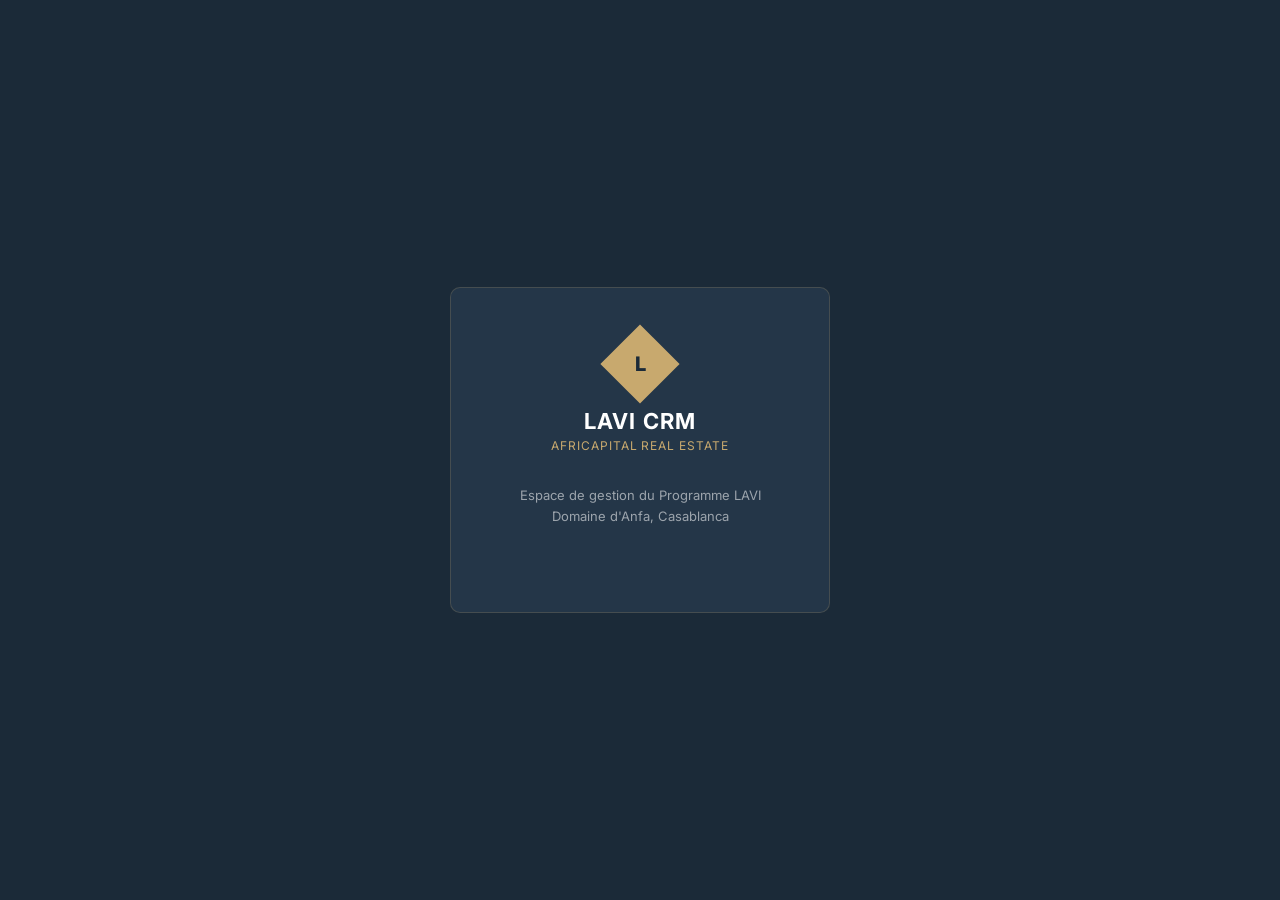
<file: index.html>
<!DOCTYPE html>
<html lang="fr">
<head>
  <meta charset="UTF-8">
  <meta name="viewport" content="width=device-width, initial-scale=1.0">
  <title>LAVI CRM V2 — AfriCapital Real Estate</title>
  <meta name="description" content="CRM immobilier — Programme LAVI, Domaine d'Anfa, Casablanca">

  <!-- Google Fonts -->
  <link rel="preconnect" href="https://fonts.googleapis.com">
  <link rel="preconnect" href="https://fonts.gstatic.com" crossorigin>
  <link href="https://fonts.googleapis.com/css2?family=Inter:wght@400;500;600;700;800&display=swap" rel="stylesheet">

  <!-- Google Identity Services -->
  <script src="https://accounts.google.com/gsi/client" async defer></script>

  <!-- LAVI Styles -->
  <link rel="stylesheet" href="css/style.css?v=3.2">

  <style>
    /* Favicon SVG inline */
  </style>
</head>
<body>

  <!-- App shell — rempli par app.js -->
  <div id="app"></div>

  <!-- Scripts (ordre important) -->
  <script src="js/config.js?v=3.2"></script>
  <script src="js/auth.js?v=3.2"></script>
  <script src="js/ui.js?v=3.2"></script>
  <script src="js/google.js?v=3.2"></script>
  <script src="js/biens.js?v=3.2"></script>
  <script src="js/clients.js?v=3.2"></script>
  <script src="js/prospects.js?v=3.2"></script>
  <script src="js/contrats.js?v=3.2"></script>
  <script src="js/paiements.js?v=3.2"></script>
  <script src="js/brokers.js?v=3.2"></script>
  <script src="js/agenda.js?v=3.2"></script>
  <script src="js/documents.js?v=3.2"></script>
  <script src="js/parametres.js?v=3.2"></script>
  <script src="js/dashboard.js?v=3.2"></script>
  <script src="js/app.js?v=3.2"></script>

</body>
</html>
</file>
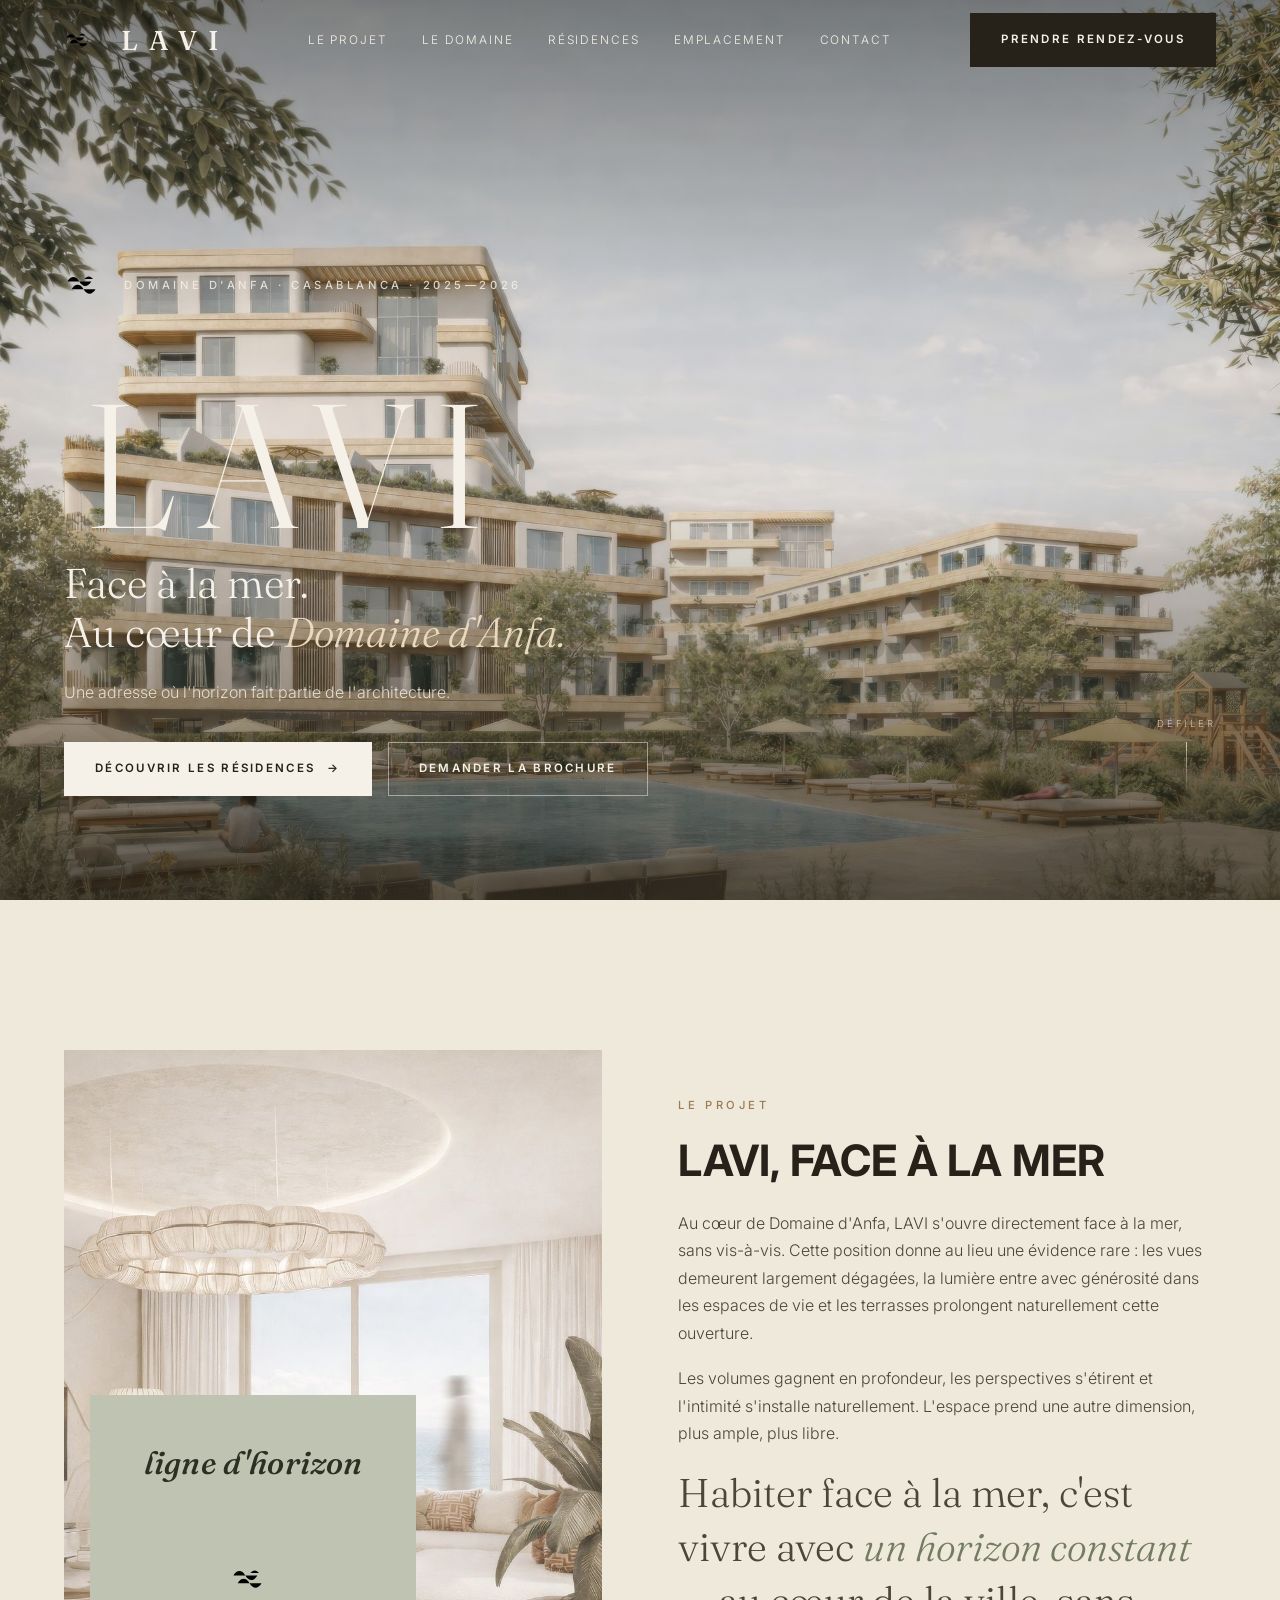
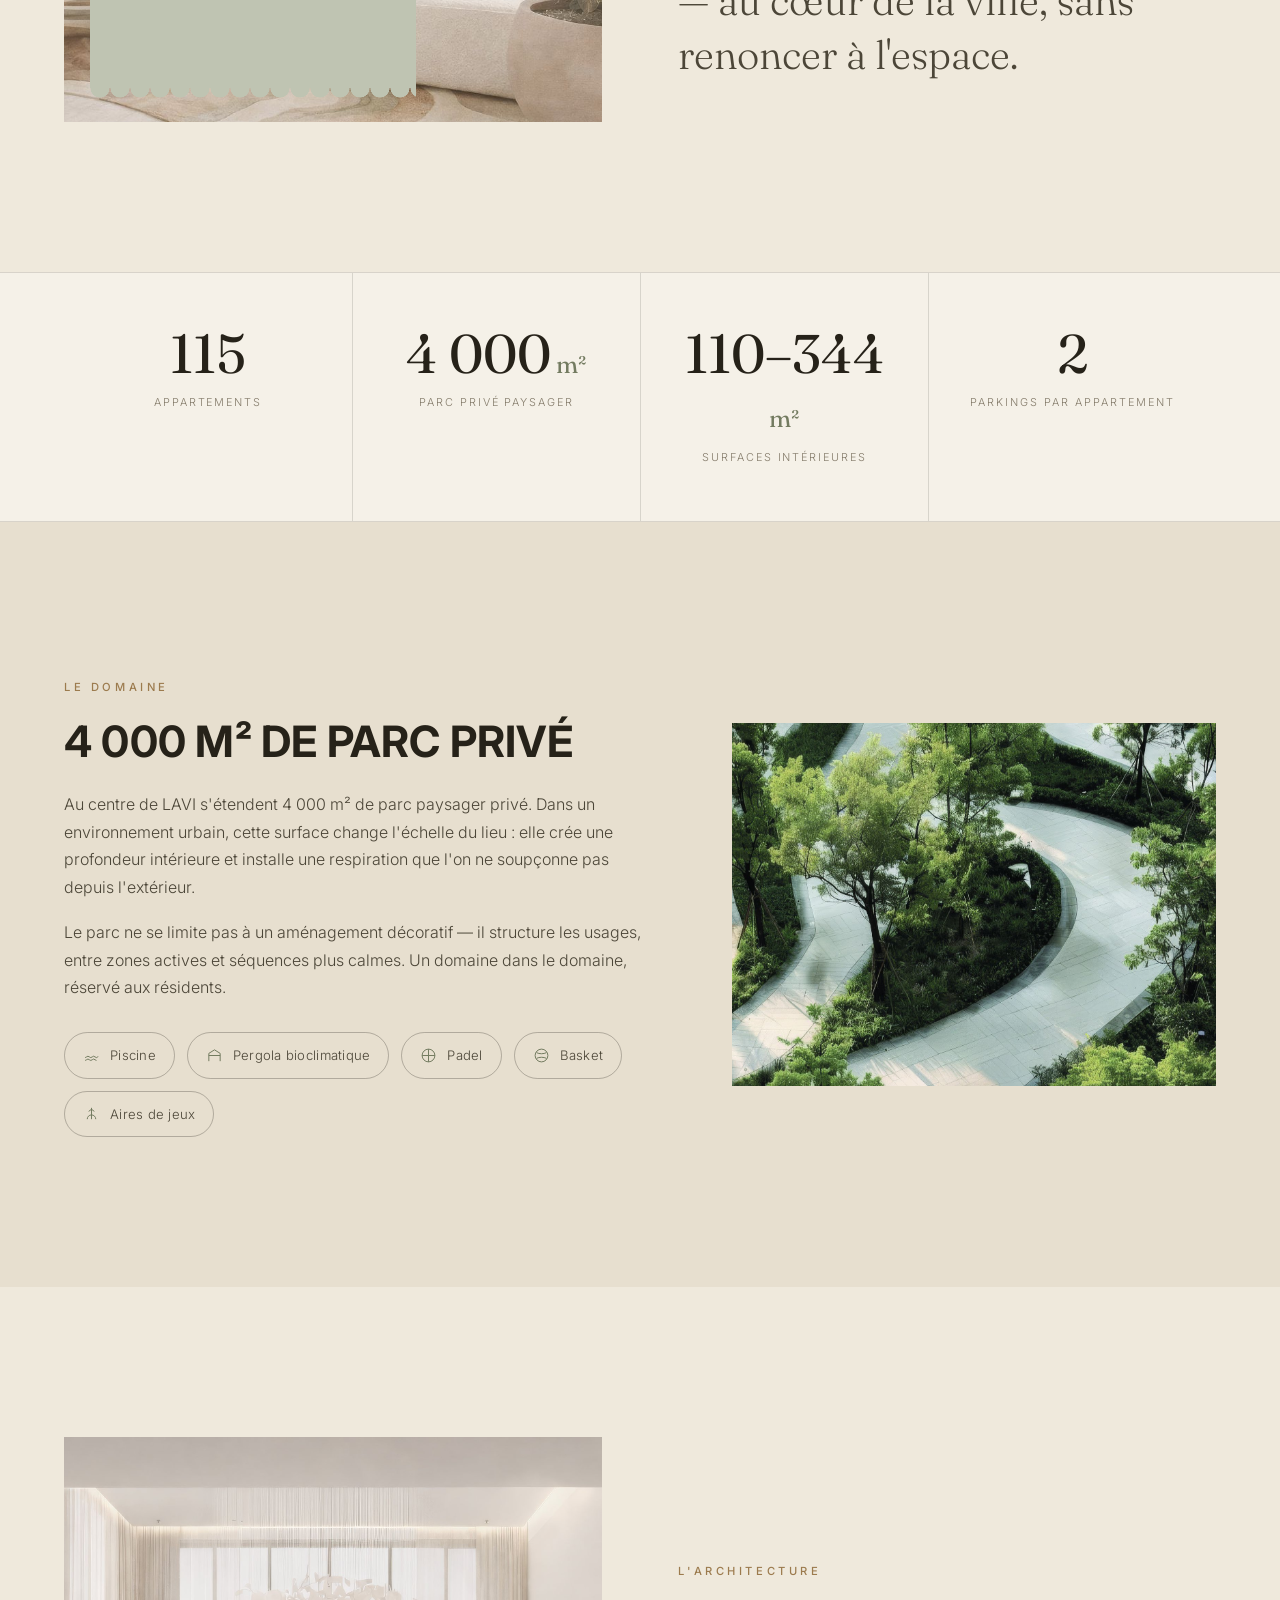
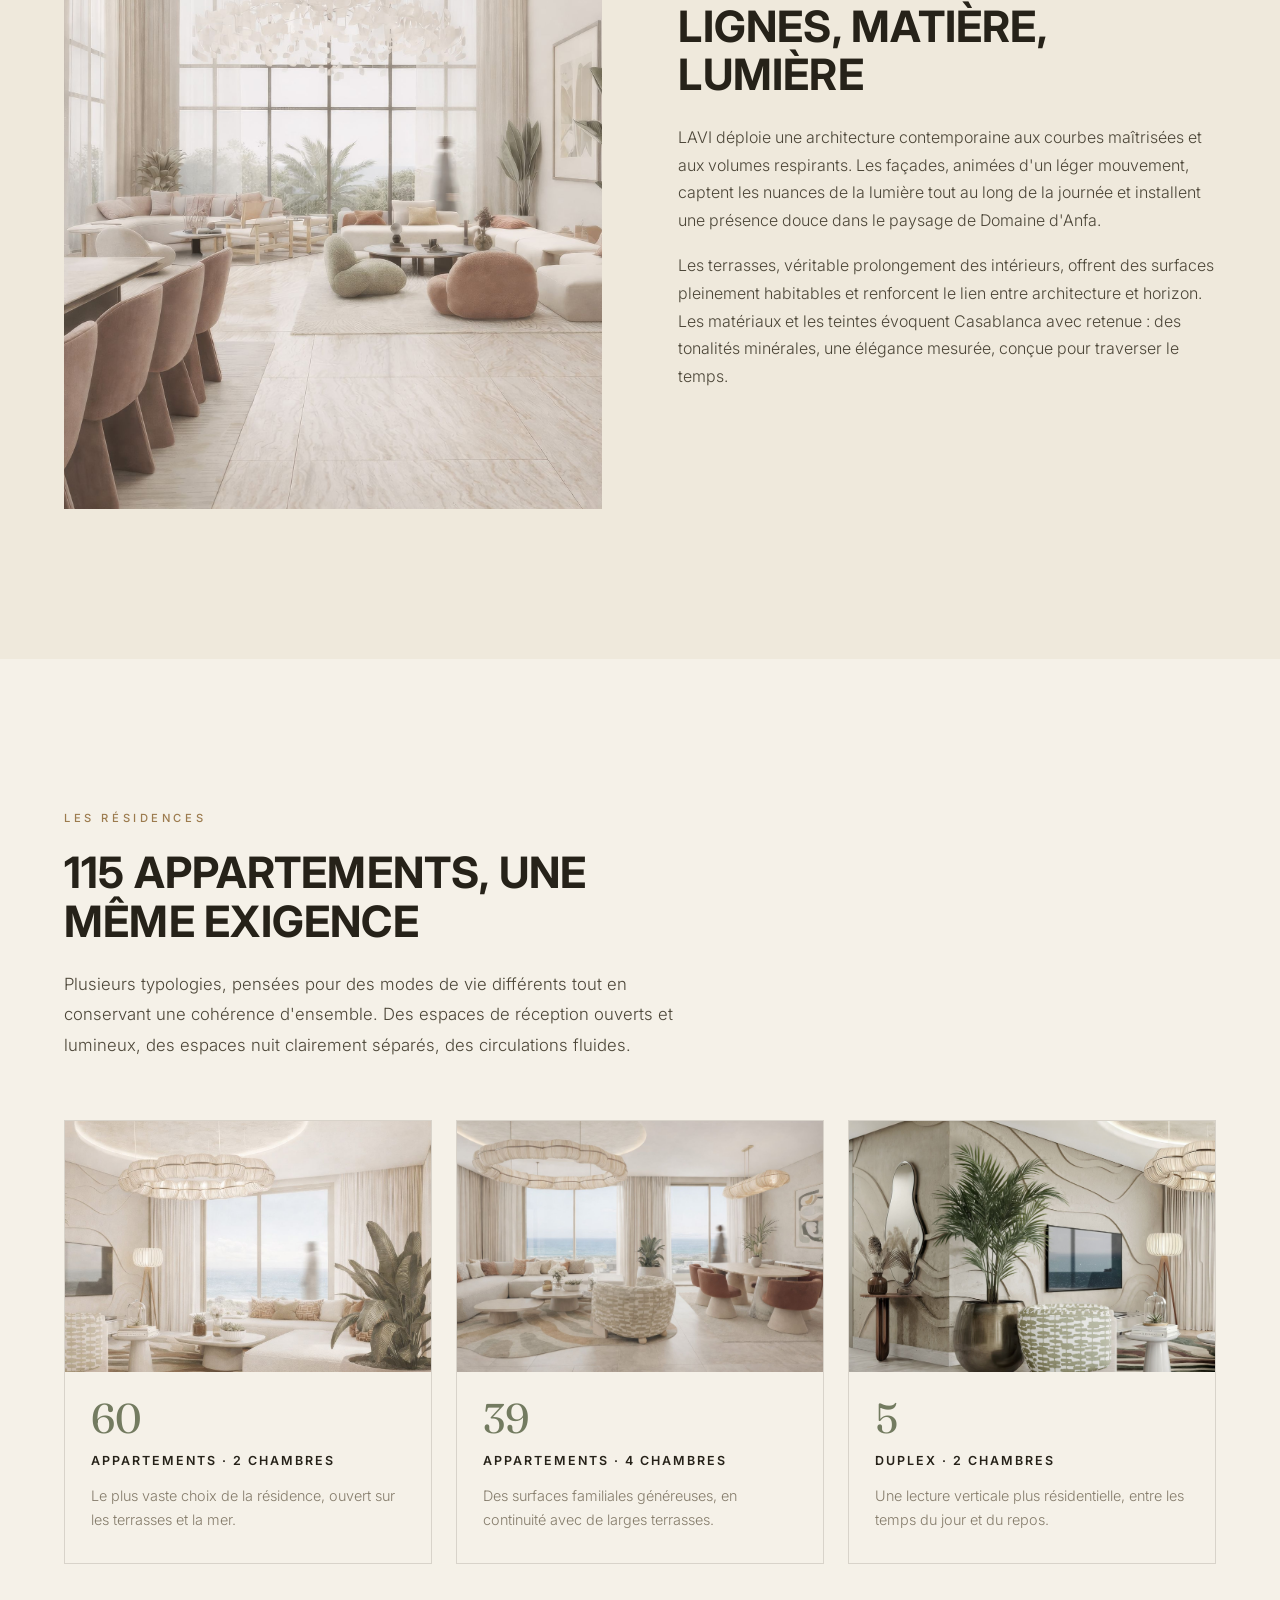
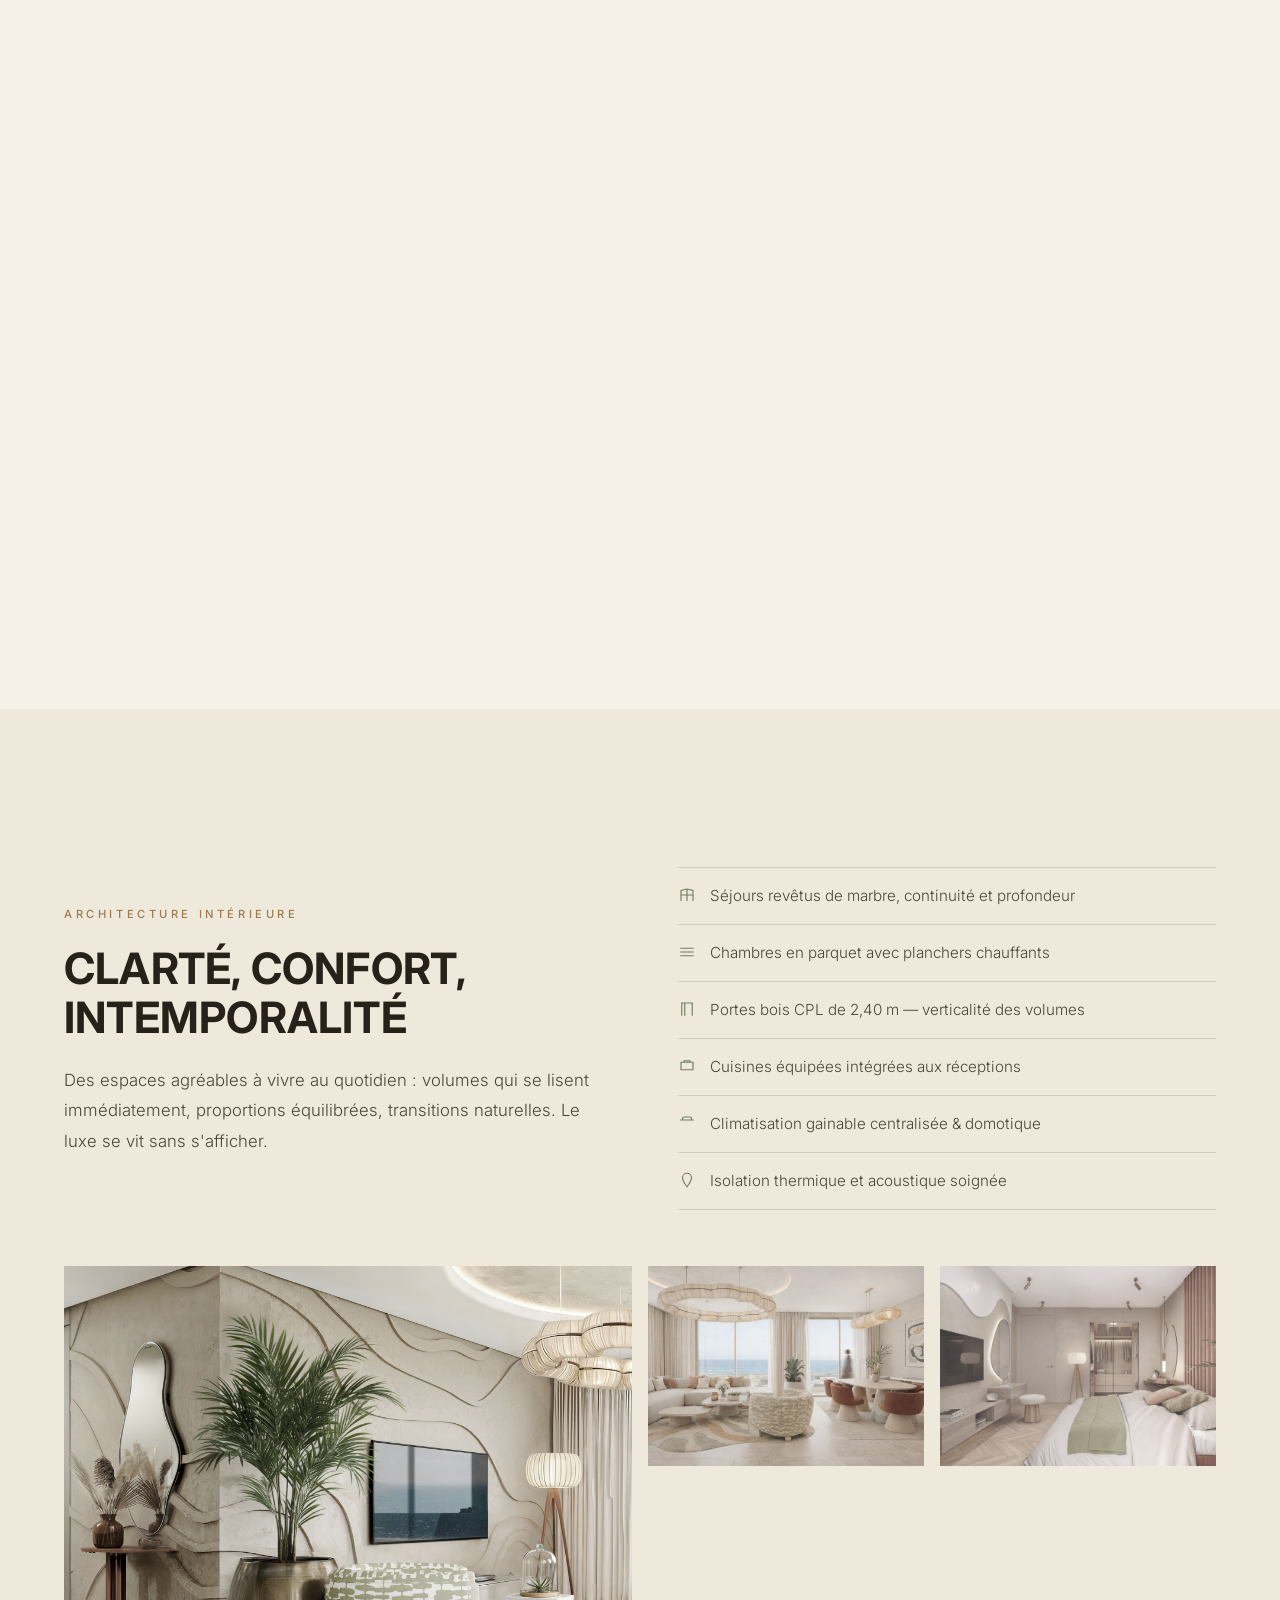
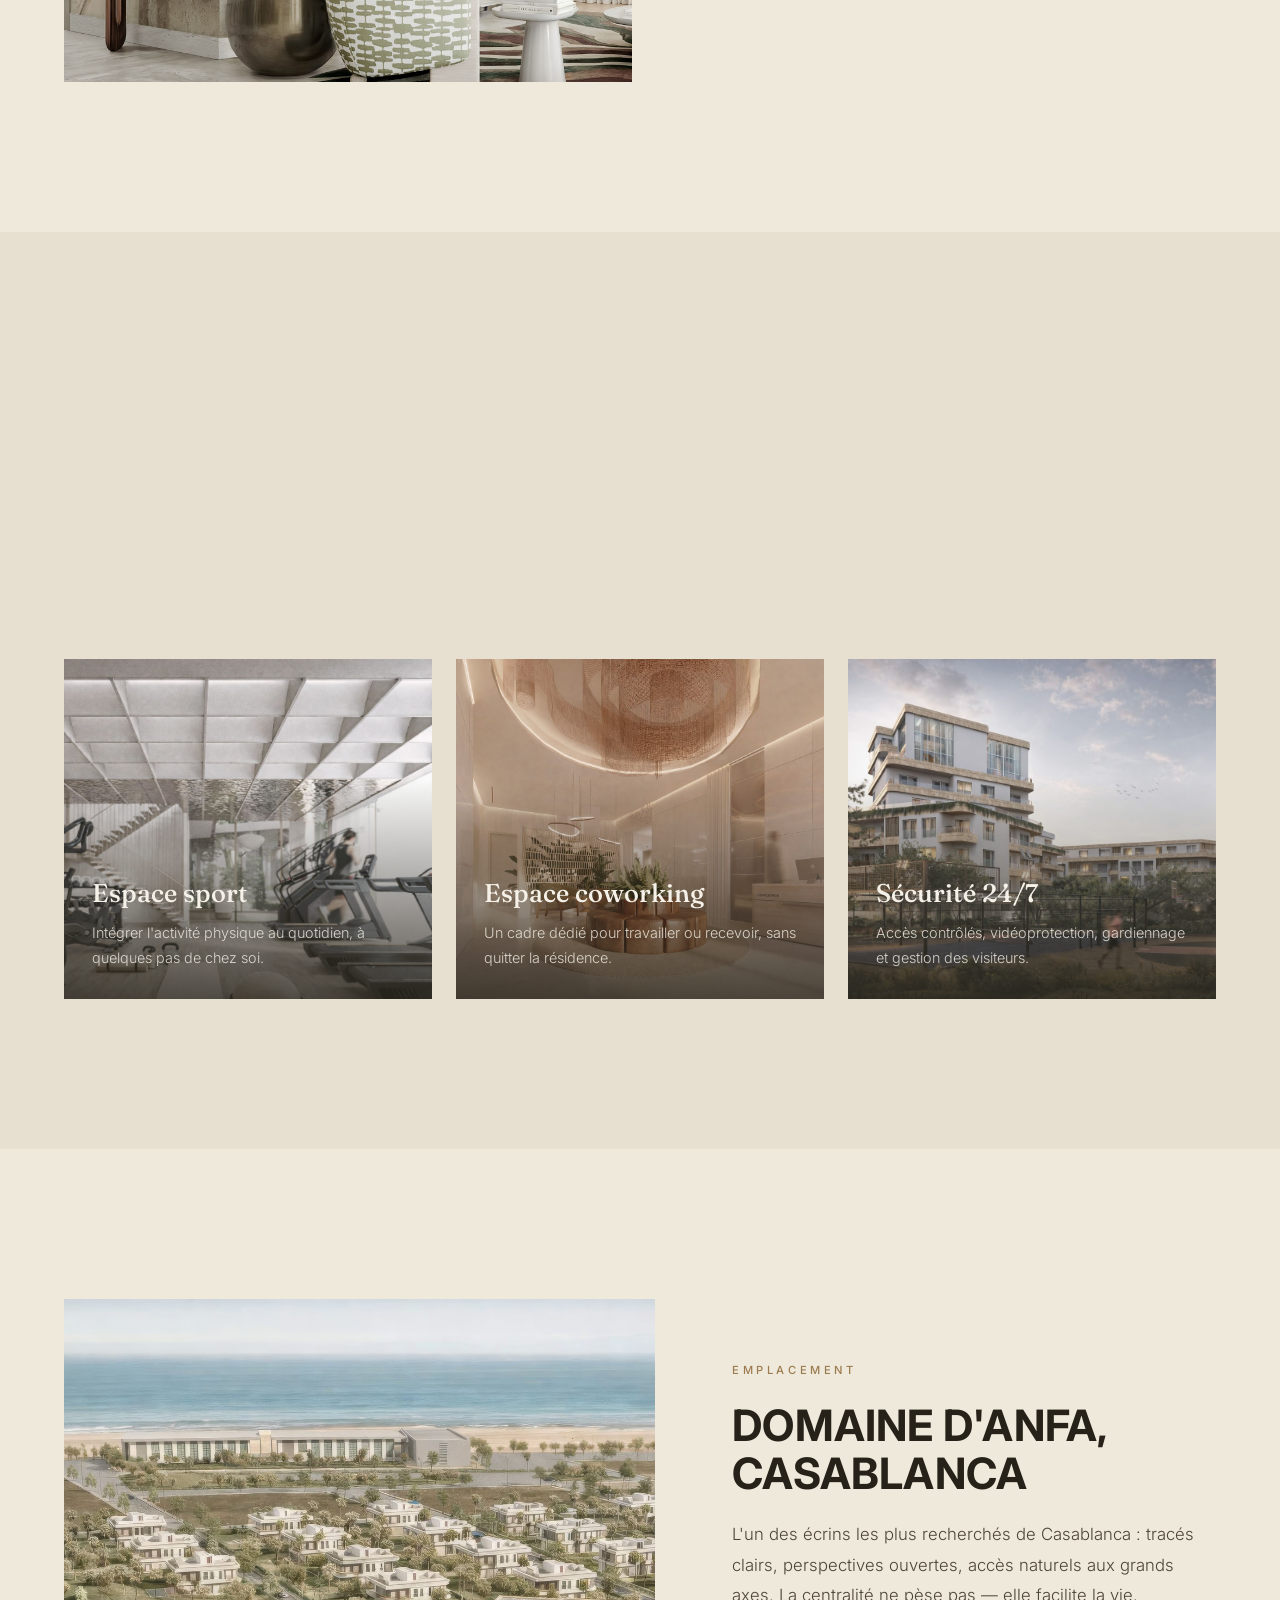
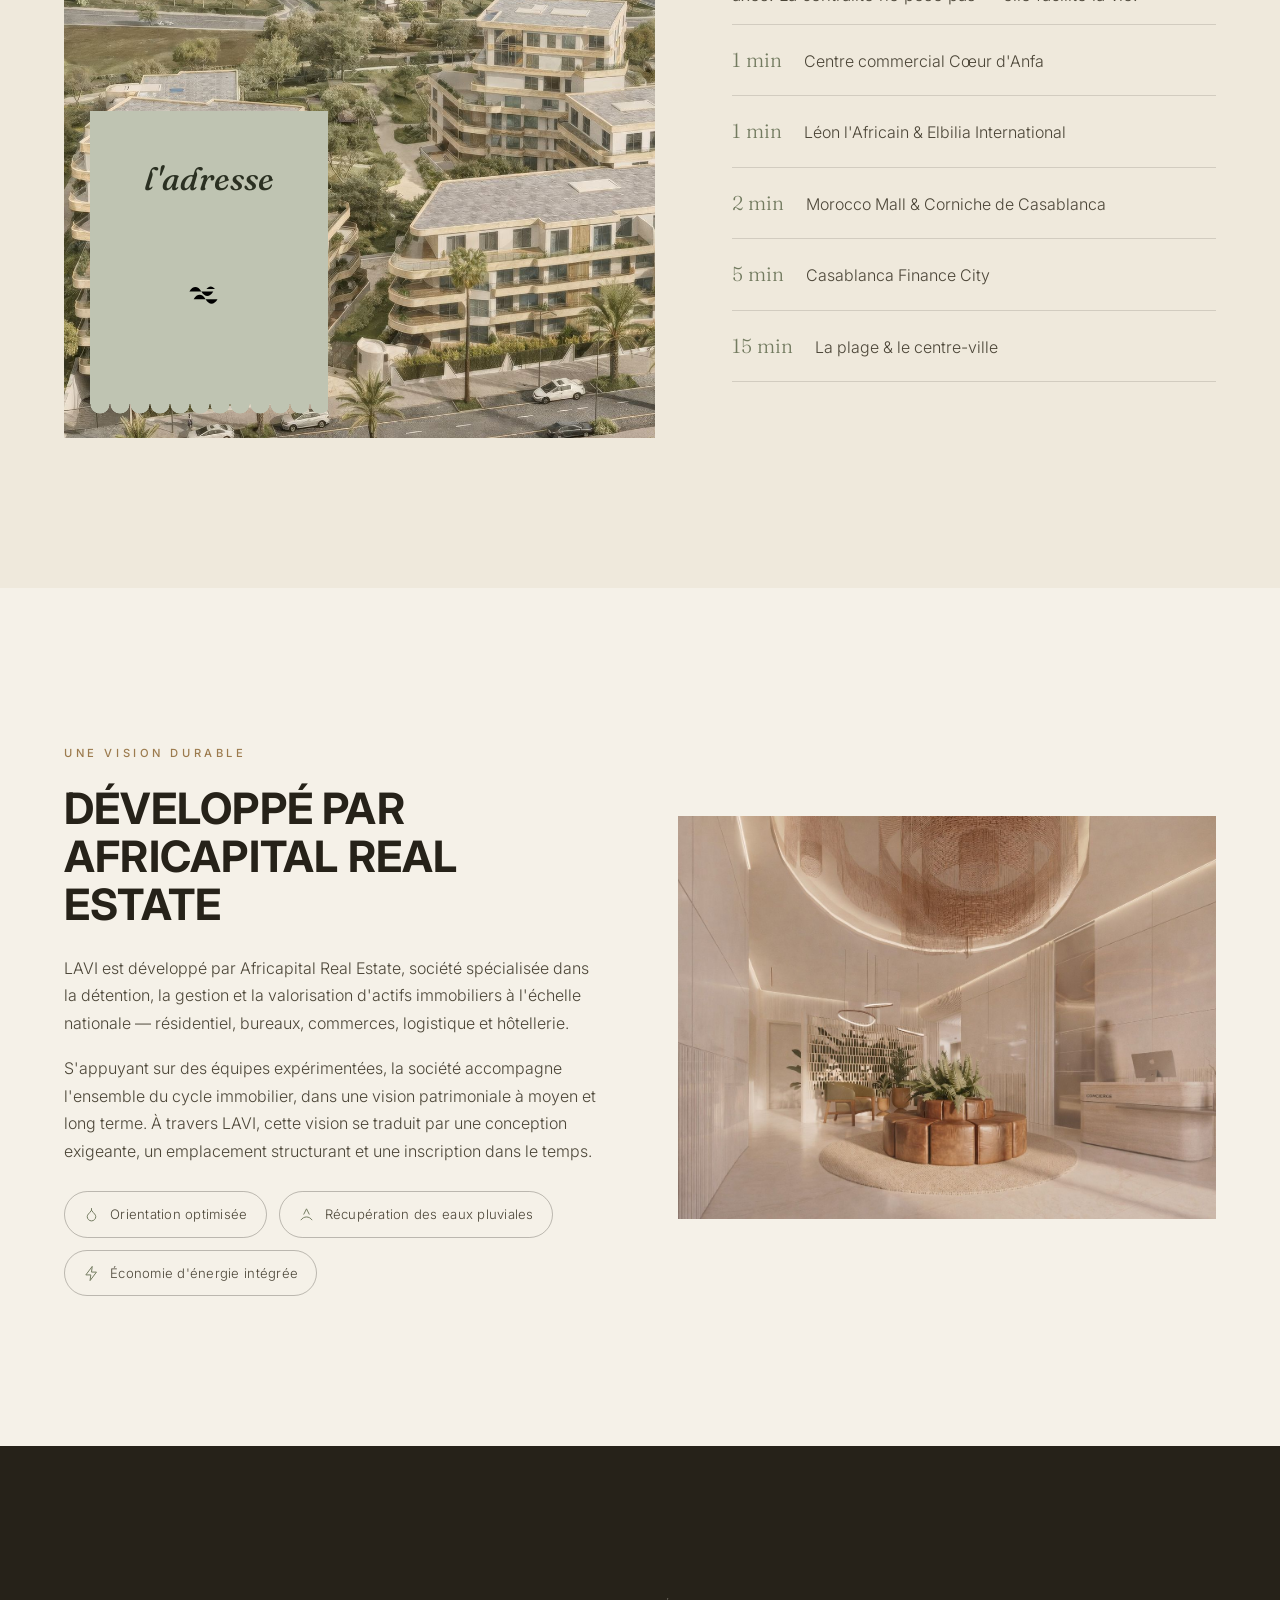
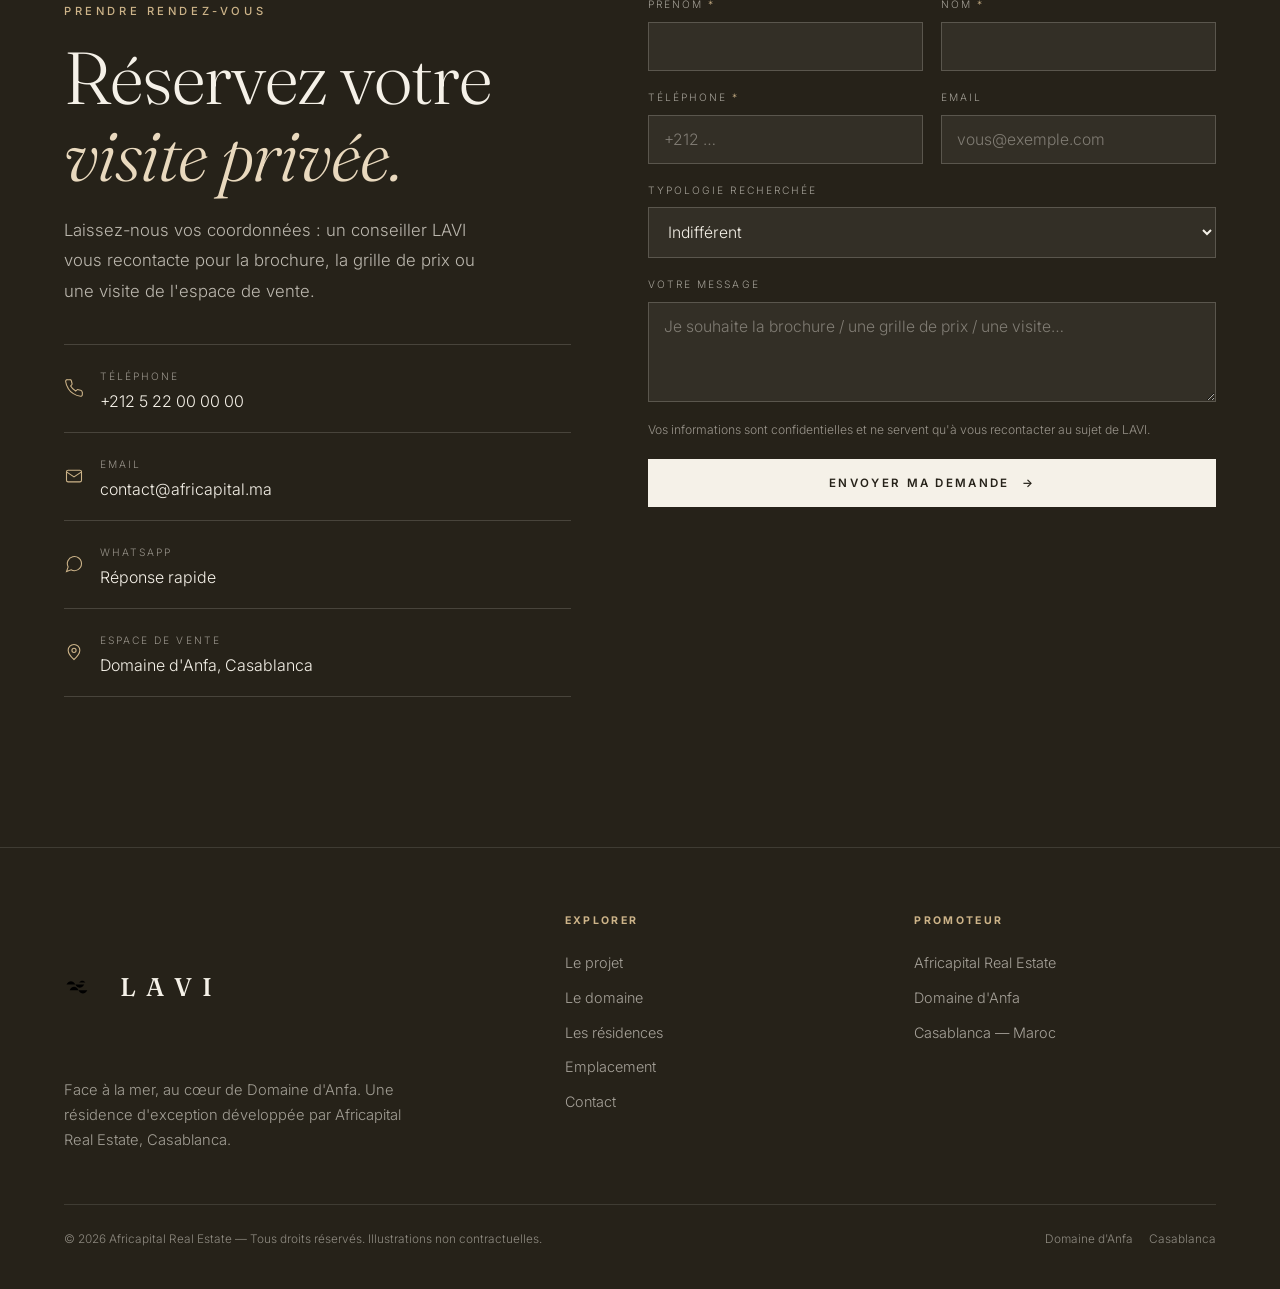
<file: landing/index.html>
<!DOCTYPE html>
<html lang="fr">
<head>
<meta charset="UTF-8" />
<meta name="viewport" content="width=device-width, initial-scale=1" />
<title>LAVI — Face à la mer, au cœur de Domaine d'Anfa · Casablanca</title>
<meta name="description" content="LAVI · Domaine d'Anfa, Casablanca. 115 appartements face à la mer, 4 000 m² de parc privé. Une adresse où l'horizon fait partie de l'architecture. Un projet Africapital Real Estate." />
<meta name="theme-color" content="#EFE9DC" />

<meta property="og:title" content="LAVI — Face à la mer, au cœur de Domaine d'Anfa" />
<meta property="og:description" content="115 appartements face à la mer · 4 000 m² de parc privé · Domaine d'Anfa, Casablanca." />
<meta property="og:type" content="website" />
<meta property="og:image" content="assets/residences.jpg" />

<link rel="preconnect" href="https://fonts.googleapis.com" />
<link rel="preconnect" href="https://fonts.gstatic.com" crossorigin />
<link href="https://fonts.googleapis.com/css2?family=Fraunces:ital,opsz,wght@0,9..144,300;0,9..144,400;0,9..144,500;0,9..144,600;1,9..144,400;1,9..144,500&family=Inter:wght@300;400;500;600;700&display=swap" rel="stylesheet" />

<style>
/* ============================================================
   LAVI — Site de commercialisation
   Design repris de la brochure DOMAINEDANFA_LAVI (2025-2026)
   Palette chaude : crème / sable / lumière + accent vert sauge
   Typo : Fraunces (serif éditorial) + Inter (grotesque)
   ============================================================ */
:root{
  --cream:      #EFE9DC;
  --cream-2:    #E7DFCF;
  --paper:      #F5F1E8;
  --ink:        #262219;   /* brun quasi-noir chaud */
  --ink-soft:   #4C4638;
  --muted:      #857C6B;
  --sage:       #BFC4B2;   /* carte-étiquette */
  --sage-2:     #ADB39C;
  --sage-deep:  #737B60;
  --sage-ink:   #2B3022;
  --bronze:     #9C7B4E;
  --line:       rgba(38,34,25,.14);
  --line-2:     rgba(38,34,25,.28);

  --maxw:1280px;
  --ease:cubic-bezier(.22,.61,.36,1);
  --f-serif:'Fraunces', Georgia, serif;
  --f-sans:'Inter', system-ui, sans-serif;
}
*,*::before,*::after{ box-sizing:border-box; margin:0; padding:0; }
html{ scroll-behavior:smooth; -webkit-text-size-adjust:100%; }
body{
  background:var(--cream); color:var(--ink);
  font-family:var(--f-sans); font-weight:300; line-height:1.72; font-size:16px;
  overflow-x:hidden; -webkit-font-smoothing:antialiased;
}
img{ display:block; max-width:100%; }
a{ color:inherit; text-decoration:none; }
::selection{ background:var(--sage-deep); color:var(--paper); }
a:focus-visible,button:focus-visible,input:focus-visible,select:focus-visible,textarea:focus-visible{
  outline:2px solid var(--sage-deep); outline-offset:3px;
}
.wrap{ width:100%; max-width:var(--maxw); margin-inline:auto; padding-inline:clamp(20px,5vw,68px); }

/* ---------- Signature (marque vague/oiseaux) ---------- */
.mark{ width:46px; height:auto; color:var(--sage-deep); display:block; }
.mark path{ fill:none; stroke:currentColor; stroke-width:1.7; stroke-linecap:round; }

/* ---------- Étiquettes / eyebrows ---------- */
.eyebrow{
  font-family:var(--f-sans); font-weight:500; font-size:.7rem;
  letter-spacing:.32em; text-transform:uppercase; color:var(--bronze);
}
.serif-label{ font-family:var(--f-serif); font-weight:400; font-style:italic; }

/* Carte-étiquette sauge à bord festonné (motif signature brochure) */
.tag-card{
  position:relative; display:inline-flex; flex-direction:column; align-items:center; gap:14px;
  background:var(--sage); color:var(--sage-ink);
  padding:40px 54px 34px; text-align:center;
}
.tag-card::after{
  content:""; position:absolute; left:0; right:0; bottom:-12px; height:13px;
  background:radial-gradient(circle at 10px 1px, var(--sage) 9.2px, transparent 9.8px) repeat-x;
  background-size:20px 13px;
}
.tag-card .t{ font-family:var(--f-serif); font-weight:500; font-size:clamp(1.5rem,2.6vw,2rem); letter-spacing:.005em; }
.tag-card .mark{ color:var(--sage-deep); }

/* ---------- Titres de section ---------- */
.sec-title{
  font-family:var(--f-sans); font-weight:700;
  font-size:clamp(1.7rem,3.6vw,2.7rem); line-height:1.12;
  letter-spacing:.005em; text-transform:uppercase;
}
.display{
  font-family:var(--f-serif); font-weight:300;
  font-size:clamp(2.4rem,6vw,4.6rem); line-height:1.04; letter-spacing:-.01em;
}
.display em{ font-style:italic; color:var(--sage-deep); }
.lede{ color:var(--ink-soft); font-size:1.05rem; line-height:1.8; }
.muted{ color:var(--muted); }

/* ---------- Boutons ---------- */
.btn{
  display:inline-flex; align-items:center; gap:12px;
  font-family:var(--f-sans); font-size:.72rem; font-weight:600;
  letter-spacing:.2em; text-transform:uppercase; padding:16px 30px;
  border:1px solid var(--line-2); color:var(--ink); background:transparent; cursor:pointer;
  transition:background .3s var(--ease), color .3s var(--ease), border-color .3s var(--ease);
}
.btn:hover{ background:var(--ink); color:var(--paper); border-color:var(--ink); }
.btn--solid{ background:var(--ink); color:var(--paper); border-color:var(--ink); }
.btn--solid:hover{ background:var(--sage-deep); border-color:var(--sage-deep); }
.btn--light{ border-color:rgba(245,241,232,.5); color:var(--paper); }
.btn--light:hover{ background:var(--paper); color:var(--ink); border-color:var(--paper); }
.btn--lightsolid{ background:var(--paper); color:var(--ink); border-color:var(--paper); }
.btn--lightsolid:hover{ background:var(--sage); border-color:var(--sage); color:var(--sage-ink); }
.btn .arw{ transition:transform .3s var(--ease); }
.btn:hover .arw{ transform:translateX(5px); }

/* ============================================================ NAV */
header.nav{ position:fixed; inset:0 0 auto 0; z-index:100; transition:background .4s var(--ease), border-color .4s var(--ease), backdrop-filter .4s; border-bottom:1px solid transparent; }
header.nav.solid{ background:rgba(239,233,220,.9); backdrop-filter:saturate(140%) blur(12px); border-bottom-color:var(--line); }
.nav-inner{ display:flex; align-items:center; justify-content:space-between; height:80px; }
.brand{ display:flex; align-items:center; gap:12px; color:var(--paper); transition:color .4s var(--ease); }
.brand .word{ font-family:var(--f-serif); font-weight:500; font-size:1.7rem; letter-spacing:.4em; padding-left:.4em; }
.brand .mark{ width:34px; color:var(--paper); transition:color .4s var(--ease); }
header.nav.solid .brand{ color:var(--ink); }
header.nav.solid .brand .mark{ color:var(--sage-deep); }
.nav-links{ display:flex; align-items:center; gap:34px; }
.nav-links a{ font-size:.74rem; letter-spacing:.16em; text-transform:uppercase; color:var(--paper); position:relative; padding:6px 0; transition:color .3s var(--ease); }
header.nav.solid .nav-links a{ color:var(--ink-soft); }
.nav-links a::after{ content:""; position:absolute; left:0; bottom:0; height:1px; width:0; background:currentColor; transition:width .3s var(--ease); }
.nav-links a:hover::after{ width:100%; }
.nav-cta{ display:flex; align-items:center; gap:18px; }
.burger{ display:none; flex-direction:column; gap:6px; background:none; border:0; cursor:pointer; padding:10px; }
.burger span{ width:26px; height:1.6px; background:var(--paper); transition:.3s var(--ease); }
header.nav.solid .burger span{ background:var(--ink); }
.mobile-menu{ display:none; }

/* ============================================================ HERO */
.hero{ position:relative; min-height:100svh; display:flex; align-items:flex-end; overflow:hidden; }
.hero__bg{ position:absolute; inset:0; }
.hero__bg img{ width:100%; height:100%; object-fit:cover; }
.hero__bg::after{ content:""; position:absolute; inset:0; background:linear-gradient(180deg, rgba(38,34,25,.42) 0%, rgba(38,34,25,.12) 34%, rgba(38,34,25,.10) 55%, rgba(38,34,25,.72) 100%); }
.hero__inner{ position:relative; z-index:3; width:100%; padding-block:0 clamp(56px,9vw,104px); color:var(--paper); }
.hero__badge{ display:flex; align-items:center; gap:14px; margin-bottom:26px; }
.hero__badge .eyebrow{ color:rgba(245,241,232,.82); }
.hero__word{ font-family:var(--f-serif); font-weight:300; font-size:clamp(4.5rem,15vw,11rem); line-height:.9; letter-spacing:.12em; padding-left:.12em; }
.hero__tag{ font-family:var(--f-serif); font-weight:300; font-size:clamp(1.5rem,3.4vw,2.6rem); line-height:1.18; margin-top:14px; max-width:20ch; }
.hero__tag em{ font-style:italic; color:#E9D9BE; }
.hero__sub{ margin-top:22px; max-width:46ch; color:rgba(245,241,232,.82); font-weight:300; }
.hero__cta{ display:flex; flex-wrap:wrap; gap:16px; margin-top:36px; }
.hero__scroll{ position:absolute; z-index:3; right:clamp(20px,5vw,68px); bottom:clamp(56px,9vw,104px); display:flex; flex-direction:column; align-items:center; gap:10px; color:rgba(245,241,232,.7); font-size:.6rem; letter-spacing:.3em; text-transform:uppercase; }
.hero__scroll .bar{ width:1px; height:54px; background:linear-gradient(rgba(245,241,232,.7), transparent); }
@keyframes floaty{ 0%,100%{ transform:translateY(0) } 50%{ transform:translateY(8px) } }

/* ============================================================ Sections */
.section-pad{ padding-block:clamp(80px,12vw,150px); }
.bg-paper{ background:var(--paper); }
.bg-cream2{ background:var(--cream-2); }
.split{ display:grid; grid-template-columns:1fr 1fr; gap:clamp(36px,6vw,84px); align-items:center; }
.split.wide-img{ grid-template-columns:1.1fr .9fr; }
.stack-head .eyebrow{ display:block; margin-bottom:20px; }
.stack-head .sec-title{ margin-bottom:24px; }
.media{ position:relative; overflow:hidden; }
.media img{ width:100%; height:100%; object-fit:cover; }
.media.tall{ aspect-ratio:4/5; }
.media.square{ aspect-ratio:1/1; }
.media.land{ aspect-ratio:4/3; }
.media .tag-card{ position:absolute; left:26px; bottom:34px; }
.p-flow p{ margin-bottom:18px; color:var(--ink-soft); }
.p-flow p:last-child{ margin-bottom:0; }

/* Intro band (face à la mer) */
.intro-quote{ font-family:var(--f-serif); font-weight:300; font-size:clamp(1.7rem,3.4vw,2.5rem); line-height:1.35; }
.intro-quote em{ font-style:italic; color:var(--sage-deep); }

/* ============================================================ Figures */
.figures{ border-block:1px solid var(--line); }
.figures-grid{ display:grid; grid-template-columns:repeat(4,1fr); }
.fig{ padding:54px 26px; text-align:center; border-left:1px solid var(--line); }
.fig:first-child{ border-left:0; }
.fig .n{ font-family:var(--f-serif); font-weight:400; font-size:clamp(2.4rem,4.6vw,3.4rem); line-height:1; color:var(--ink); }
.fig .n small{ font-size:.44em; color:var(--sage-deep); }
.fig .l{ margin-top:12px; font-size:.68rem; letter-spacing:.18em; text-transform:uppercase; color:var(--muted); }

/* ============================================================ Domaine / amenities chips */
.chips{ display:flex; flex-wrap:wrap; gap:12px; margin-top:30px; }
.chip{ display:inline-flex; align-items:center; gap:10px; padding:11px 18px; border:1px solid var(--line-2); border-radius:999px; font-size:.82rem; letter-spacing:.02em; color:var(--ink-soft); }
.chip svg{ width:17px; height:17px; stroke:var(--sage-deep); stroke-width:1.4; fill:none; }

/* ============================================================ Résidences */
.res-grid{ display:grid; grid-template-columns:repeat(3,1fr); gap:24px; margin-top:60px; }
.res-card{ background:var(--paper); border:1px solid var(--line); overflow:hidden; display:flex; flex-direction:column; transition:transform .4s var(--ease), border-color .4s var(--ease); }
.res-card:hover{ transform:translateY(-6px); border-color:var(--line-2); }
.res-card .ph{ aspect-ratio:16/11; overflow:hidden; }
.res-card .ph img{ width:100%; height:100%; object-fit:cover; transition:transform .8s var(--ease); }
.res-card:hover .ph img{ transform:scale(1.06); }
.res-card .bd{ padding:26px 26px 30px; flex:1; display:flex; flex-direction:column; }
.res-card .cnt{ font-family:var(--f-serif); font-size:2.6rem; font-weight:400; line-height:1; color:var(--sage-deep); }
.res-card .kind{ font-family:var(--f-sans); font-weight:600; font-size:.78rem; letter-spacing:.16em; text-transform:uppercase; margin-top:10px; }
.res-card .d{ color:var(--muted); font-size:.9rem; margin-top:12px; }
.res-note{ margin-top:40px; display:flex; flex-wrap:wrap; gap:14px 40px; padding-top:30px; border-top:1px solid var(--line); }
.res-note div{ display:flex; flex-direction:column; }
.res-note .k{ font-size:.66rem; letter-spacing:.18em; text-transform:uppercase; color:var(--muted); }
.res-note .v{ font-family:var(--f-serif); font-size:1.35rem; color:var(--ink); }

/* ============================================================ Intérieur bento */
.bento{ display:grid; grid-template-columns:repeat(4,1fr); grid-auto-rows:200px; gap:16px; margin-top:56px; }
.bento .m{ overflow:hidden; position:relative; }
.bento .m img{ width:100%; height:100%; object-fit:cover; transition:transform .9s var(--ease); }
.bento .m:hover img{ transform:scale(1.07); }
.bento .tall{ grid-row:span 2; }
.bento .wide{ grid-column:span 2; }
.feat-list{ list-style:none; margin-top:8px; }
.feat-list li{ display:flex; gap:14px; padding:15px 0; border-top:1px solid var(--line); color:var(--ink-soft); font-size:.95rem; }
.feat-list li:last-child{ border-bottom:1px solid var(--line); }
.feat-list svg{ width:18px; height:18px; stroke:var(--sage-deep); stroke-width:1.5; fill:none; flex:none; margin-top:3px; }

/* ============================================================ Art de vivre (cards) */
.living-grid{ display:grid; grid-template-columns:repeat(3,1fr); gap:24px; margin-top:56px; }
.living{ position:relative; overflow:hidden; min-height:340px; display:flex; align-items:flex-end; color:var(--paper); }
.living img{ position:absolute; inset:0; width:100%; height:100%; object-fit:cover; transition:transform .9s var(--ease); }
.living:hover img{ transform:scale(1.06); }
.living::after{ content:""; position:absolute; inset:0; background:linear-gradient(transparent 35%, rgba(38,34,25,.78)); }
.living .lc{ position:relative; z-index:2; padding:28px; }
.living .lc h3{ font-family:var(--f-serif); font-weight:500; font-size:1.6rem; }
.living .lc p{ font-size:.9rem; color:rgba(245,241,232,.82); margin-top:6px; }

/* ============================================================ Emplacement */
.prox{ list-style:none; margin-top:14px; }
.prox li{ display:grid; grid-template-columns:auto 1fr; gap:22px; align-items:baseline; padding:18px 0; border-top:1px solid var(--line); }
.prox li:last-child{ border-bottom:1px solid var(--line); }
.prox .t{ font-family:var(--f-serif); font-size:1.25rem; color:var(--sage-deep); white-space:nowrap; }
.prox .p{ color:var(--ink-soft); }

/* ============================================================ Contact */
.contact{ background:var(--ink); color:var(--paper); }
.contact .display{ color:var(--paper); }
.contact .display em{ color:#E9D9BE; }
.contact .eyebrow{ color:#CDB489; }
.contact .lede{ color:rgba(245,241,232,.72); }
.contact-grid{ display:grid; grid-template-columns:1fr 1fr; gap:clamp(40px,6vw,80px); align-items:start; }
.contact-lines{ margin-top:38px; }
.contact-lines a{ display:flex; align-items:center; gap:16px; padding:16px 0; border-top:1px solid rgba(245,241,232,.16); transition:color .3s var(--ease); }
.contact-lines a:last-child{ border-bottom:1px solid rgba(245,241,232,.16); }
.contact-lines a:hover{ color:#E9D9BE; }
.contact-lines svg{ width:20px; height:20px; stroke:#CDB489; stroke-width:1.3; fill:none; flex:none; }
.contact-lines .k{ font-size:.64rem; letter-spacing:.2em; text-transform:uppercase; color:rgba(245,241,232,.55); }
.contact-lines .v{ font-size:1rem; color:var(--paper); }

form.lead{ display:grid; gap:18px; }
.field{ display:flex; flex-direction:column; gap:8px; }
.field label{ font-size:.64rem; letter-spacing:.2em; text-transform:uppercase; color:rgba(245,241,232,.6); }
.field input,.field select,.field textarea{
  background:rgba(245,241,232,.06); border:1px solid rgba(245,241,232,.2); color:var(--paper);
  padding:14px 15px; font-family:var(--f-sans); font-weight:300; font-size:.98rem;
  transition:border-color .3s var(--ease), background .3s var(--ease);
}
.field input::placeholder,.field textarea::placeholder{ color:rgba(245,241,232,.4); }
.field select{ color:var(--paper); }
.field select option{ color:#111; }
.field input:focus,.field select:focus,.field textarea:focus{ outline:none; border-color:#CDB489; background:rgba(245,241,232,.1); }
.field textarea{ resize:vertical; min-height:100px; }
.field .req{ color:#CDB489; }
.row-2{ display:grid; grid-template-columns:1fr 1fr; gap:18px; }
.form-note{ font-size:.76rem; color:rgba(245,241,232,.55); }
.form-msg{ display:none; padding:15px; border:1px solid #CDB489; color:#E9D9BE; font-size:.9rem; }
.form-msg.err{ border-color:#D98C6A; color:#E7B49B; }

/* ============================================================ Footer */
footer.site{ background:var(--ink); color:rgba(245,241,232,.72); padding-block:64px 40px; border-top:1px solid rgba(245,241,232,.12); }
.foot-top{ display:grid; grid-template-columns:1.5fr 1fr 1fr; gap:48px; }
.foot-brand .brand{ color:var(--paper); margin-bottom:16px; }
.foot-brand .brand .mark{ color:#CDB489; }
.foot-brand p{ max-width:38ch; font-size:.92rem; color:rgba(245,241,232,.6); }
.foot-col h4{ font-size:.66rem; letter-spacing:.22em; text-transform:uppercase; color:#CDB489; margin-bottom:16px; }
.foot-col a,.foot-col p{ display:block; color:rgba(245,241,232,.62); font-size:.9rem; padding:5px 0; transition:color .3s var(--ease); }
.foot-col a:hover{ color:var(--paper); }
.foot-legal{ margin-top:50px; padding-top:24px; border-top:1px solid rgba(245,241,232,.12); display:flex; flex-wrap:wrap; justify-content:space-between; gap:14px; font-size:.74rem; color:rgba(245,241,232,.5); }
.foot-legal .ids{ display:flex; flex-wrap:wrap; gap:16px; }

/* ============================================================ Reveal */
.reveal{ opacity:0; transform:translateY(28px); transition:opacity .9s var(--ease), transform .9s var(--ease); }
.reveal.in{ opacity:1; transform:none; }
.d1{ transition-delay:.08s } .d2{ transition-delay:.16s } .d3{ transition-delay:.24s } .d4{ transition-delay:.32s }

/* ============================================================ Responsive */
@media (max-width:1024px){
  .split,.split.wide-img,.contact-grid{ grid-template-columns:1fr; gap:40px; }
  .res-grid,.living-grid{ grid-template-columns:repeat(2,1fr); }
  .figures-grid{ grid-template-columns:repeat(2,1fr); }
  .fig{ border-top:1px solid var(--line); }
  .fig:nth-child(-n+2){ border-top:0; }
  .fig:nth-child(3){ border-left:0; }
  .bento{ grid-template-columns:repeat(2,1fr); }
}
@media (max-width:720px){
  .nav-links,.nav-cta .btn{ display:none; }
  .burger{ display:flex; }
  .mobile-menu{ display:block; position:fixed; inset:80px 0 auto 0; z-index:99; background:rgba(239,233,220,.98); backdrop-filter:blur(12px); border-bottom:1px solid var(--line); max-height:0; overflow:hidden; transition:max-height .45s var(--ease); }
  .mobile-menu.open{ max-height:440px; }
  .mobile-menu a{ display:block; padding:17px 24px; border-top:1px solid var(--line); font-size:.85rem; letter-spacing:.14em; text-transform:uppercase; color:var(--ink); }
  .res-grid,.living-grid,.bento{ grid-template-columns:1fr; }
  .bento{ grid-auto-rows:230px; }
  .bento .wide,.bento .tall{ grid-column:auto; grid-row:auto; }
  .row-2{ grid-template-columns:1fr; }
  .foot-top{ grid-template-columns:1fr; gap:34px; }
  .prox li{ grid-template-columns:1fr; gap:4px; }
}
@media (prefers-reduced-motion:reduce){
  *{ animation:none !important; scroll-behavior:auto !important; }
  .reveal{ opacity:1; transform:none; transition:none; }
}
</style>
</head>
<body id="top">

<!-- SVG signature réutilisable -->
<svg width="0" height="0" style="position:absolute" aria-hidden="true"><defs>
  <symbol id="lavi-mark" viewBox="0 0 54 34">
    <path d="M4 13 C8 6,14 6,18 13 C22 20,28 20,32 13"/>
    <path d="M9 22 C13 15,19 15,23 22 C27 29,33 29,37 22"/>
    <path d="M24 10 C27 6,31 6,34 10"/>
  </symbol>
</defs></svg>

<!-- ============================ NAV ============================ -->
<header class="nav" id="nav">
  <div class="wrap nav-inner">
    <a href="#top" class="brand" aria-label="LAVI, accueil">
      <svg class="mark"><use href="#lavi-mark"/></svg><span class="word">LAVI</span>
    </a>
    <nav class="nav-links" aria-label="Navigation principale">
      <a href="#projet">Le projet</a>
      <a href="#domaine">Le domaine</a>
      <a href="#residences">Résidences</a>
      <a href="#emplacement">Emplacement</a>
      <a href="#contact">Contact</a>
    </nav>
    <div class="nav-cta">
      <a href="#contact" class="btn btn--solid">Prendre rendez-vous</a>
      <button class="burger" id="burger" aria-label="Menu" aria-expanded="false"><span></span><span></span><span></span></button>
    </div>
  </div>
</header>
<div class="mobile-menu" id="mobileMenu">
  <a href="#projet">Le projet</a>
  <a href="#domaine">Le domaine</a>
  <a href="#residences">Résidences</a>
  <a href="#emplacement">Emplacement</a>
  <a href="#contact">Contact</a>
</div>

<!-- ============================ HERO ============================ -->
<section class="hero">
  <div class="hero__bg"><img src="assets/residences.jpg" alt="La résidence LAVI et son parc, Domaine d'Anfa" fetchpriority="high" /></div>
  <div class="wrap hero__inner">
    <div class="hero__badge"><svg class="mark" style="color:#E9D9BE"><use href="#lavi-mark"/></svg><span class="eyebrow">Domaine d'Anfa · Casablanca · 2025—2026</span></div>
    <div class="hero__word">LAVI</div>
    <p class="hero__tag">Face à la mer.<br>Au cœur de <em>Domaine d'Anfa.</em></p>
    <p class="hero__sub">Une adresse où l'horizon fait partie de l'architecture.</p>
    <div class="hero__cta">
      <a href="#residences" class="btn btn--lightsolid">Découvrir les résidences <span class="arw">→</span></a>
      <a href="#contact" class="btn btn--light">Demander la brochure</a>
    </div>
  </div>
  <div class="hero__scroll" aria-hidden="true"><span>Défiler</span><span class="bar" style="animation:floaty 2.4s var(--ease) infinite"></span></div>
</section>

<!-- ============================ PROJET / FACE À LA MER ============================ -->
<section class="section-pad" id="projet">
  <div class="wrap split">
    <div class="media tall reveal">
      <img src="assets/salon.jpg" alt="Séjour LAVI ouvert sur la mer" loading="lazy" />
      <span class="tag-card"><span class="t serif-label">ligne d'horizon</span><svg class="mark"><use href="#lavi-mark"/></svg></span>
    </div>
    <div class="reveal d1">
      <span class="eyebrow">Le projet</span>
      <h2 class="sec-title" style="margin:18px 0 26px">LAVI, face à la mer</h2>
      <div class="p-flow">
        <p>Au cœur de Domaine d'Anfa, LAVI s'ouvre directement face à la mer, sans vis-à-vis. Cette position donne au lieu une évidence rare : les vues demeurent largement dégagées, la lumière entre avec générosité dans les espaces de vie et les terrasses prolongent naturellement cette ouverture.</p>
        <p>Les volumes gagnent en profondeur, les perspectives s'étirent et l'intimité s'installe naturellement. L'espace prend une autre dimension, plus ample, plus libre.</p>
        <p class="intro-quote">Habiter face à la mer, c'est vivre avec <em>un horizon constant</em> — au cœur de la ville, sans renoncer à l'espace.</p>
      </div>
    </div>
  </div>
</section>

<!-- ============================ FIGURES ============================ -->
<section class="figures bg-paper">
  <div class="wrap">
    <div class="figures-grid">
      <div class="fig reveal"><div class="n">115</div><div class="l">Appartements</div></div>
      <div class="fig reveal d1"><div class="n">4 000<small> m²</small></div><div class="l">Parc privé paysager</div></div>
      <div class="fig reveal d2"><div class="n">110–344<small> m²</small></div><div class="l">Surfaces intérieures</div></div>
      <div class="fig reveal d3"><div class="n">2</div><div class="l">Parkings par appartement</div></div>
    </div>
  </div>
</section>

<!-- ============================ LE DOMAINE ============================ -->
<section class="section-pad bg-cream2" id="domaine">
  <div class="wrap split wide-img">
    <div class="reveal">
      <span class="eyebrow">Le domaine</span>
      <h2 class="sec-title" style="margin:18px 0 26px">4 000 m² de parc privé</h2>
      <div class="p-flow">
        <p>Au centre de LAVI s'étendent 4 000 m² de parc paysager privé. Dans un environnement urbain, cette surface change l'échelle du lieu : elle crée une profondeur intérieure et installe une respiration que l'on ne soupçonne pas depuis l'extérieur.</p>
        <p>Le parc ne se limite pas à un aménagement décoratif — il structure les usages, entre zones actives et séquences plus calmes. Un domaine dans le domaine, réservé aux résidents.</p>
      </div>
      <div class="chips">
        <span class="chip"><svg viewBox="0 0 24 24"><path d="M3 15c2 0 2-2 4-2s2 2 4 2 2-2 4-2 2 2 4 2 2-2 2-2M3 19c2 0 2-2 4-2s2 2 4 2 2-2 4-2 2 2 4 2"/></svg>Piscine</span>
        <span class="chip"><svg viewBox="0 0 24 24"><path d="M4 20V9l8-5 8 5v11M4 12h16"/></svg>Pergola bioclimatique</span>
        <span class="chip"><svg viewBox="0 0 24 24"><circle cx="12" cy="12" r="9"/><path d="M12 3v18M3 12h18"/></svg>Padel</span>
        <span class="chip"><svg viewBox="0 0 24 24"><circle cx="12" cy="12" r="9"/><path d="M5 8c4 2 10 2 14 0M5 16c4-2 10-2 14 0"/></svg>Basket</span>
        <span class="chip"><svg viewBox="0 0 24 24"><path d="M12 4v16M6 20a6 6 0 0112 0M8 9l4-3 4 3"/></svg>Aires de jeux</span>
      </div>
    </div>
    <div class="media land reveal d1"><img src="assets/parc.jpg" alt="Parc paysager privé de LAVI vu du ciel" loading="lazy" /></div>
  </div>
</section>

<!-- ============================ ARCHITECTURE ============================ -->
<section class="section-pad">
  <div class="wrap split">
    <div class="media tall reveal"><img src="assets/architecture.jpg" alt="Architecture contemporaine de LAVI, volumes ouverts sur la lumière" loading="lazy" /></div>
    <div class="reveal d1">
      <span class="eyebrow">L'architecture</span>
      <h2 class="sec-title" style="margin:18px 0 26px">Lignes, matière, lumière</h2>
      <div class="p-flow">
        <p>LAVI déploie une architecture contemporaine aux courbes maîtrisées et aux volumes respirants. Les façades, animées d'un léger mouvement, captent les nuances de la lumière tout au long de la journée et installent une présence douce dans le paysage de Domaine d'Anfa.</p>
        <p>Les terrasses, véritable prolongement des intérieurs, offrent des surfaces pleinement habitables et renforcent le lien entre architecture et horizon. Les matériaux et les teintes évoquent Casablanca avec retenue : des tonalités minérales, une élégance mesurée, conçue pour traverser le temps.</p>
      </div>
    </div>
  </div>
</section>

<!-- ============================ RÉSIDENCES ============================ -->
<section class="section-pad bg-paper" id="residences">
  <div class="wrap">
    <div class="stack-head reveal" style="max-width:64ch">
      <span class="eyebrow">Les résidences</span>
      <h2 class="sec-title">115 appartements, une même exigence</h2>
      <p class="lede">Plusieurs typologies, pensées pour des modes de vie différents tout en conservant une cohérence d'ensemble. Des espaces de réception ouverts et lumineux, des espaces nuit clairement séparés, des circulations fluides.</p>
    </div>

    <div class="res-grid">
      <article class="res-card reveal">
        <div class="ph"><img src="assets/salon.jpg" alt="Appartement 2 chambres LAVI" loading="lazy" /></div>
        <div class="bd"><div class="cnt">60</div><div class="kind">Appartements · 2 chambres</div><p class="d">Le plus vaste choix de la résidence, ouvert sur les terrasses et la mer.</p></div>
      </article>
      <article class="res-card reveal d1">
        <div class="ph"><img src="assets/terrasse.jpg" alt="Appartement 4 chambres LAVI" loading="lazy" /></div>
        <div class="bd"><div class="cnt">39</div><div class="kind">Appartements · 4 chambres</div><p class="d">Des surfaces familiales généreuses, en continuité avec de larges terrasses.</p></div>
      </article>
      <article class="res-card reveal d2">
        <div class="ph"><img src="assets/interieur.jpg" alt="Duplex 2 chambres LAVI" loading="lazy" /></div>
        <div class="bd"><div class="cnt">5</div><div class="kind">Duplex · 2 chambres</div><p class="d">Une lecture verticale plus résidentielle, entre les temps du jour et du repos.</p></div>
      </article>
      <article class="res-card reveal">
        <div class="ph"><img src="assets/interieur2.jpg" alt="Duplex 3 chambres LAVI" loading="lazy" /></div>
        <div class="bd"><div class="cnt">7</div><div class="kind">Duplex · 3 chambres</div><p class="d">Le confort d'une maison en hauteur, avec une séparation affirmée des espaces.</p></div>
      </article>
      <article class="res-card reveal d1">
        <div class="ph"><img src="assets/architecture.jpg" alt="Penthouse LAVI" loading="lazy" /></div>
        <div class="bd"><div class="cnt">4</div><div class="kind">Penthouses</div><p class="d">Les plus rares : volumes généreux et terrasses particulièrement ouvertes face à la mer.</p></div>
      </article>
      <article class="res-card reveal d2" style="background:var(--sage); border-color:var(--sage); justify-content:center;">
        <div class="bd" style="justify-content:center; color:var(--sage-ink)">
          <svg class="mark" style="color:var(--sage-deep); margin-bottom:16px"><use href="#lavi-mark"/></svg>
          <h3 style="font-family:var(--f-serif); font-weight:400; font-size:1.7rem; line-height:1.25;">Recevez la grille de prix et les plans détaillés.</h3>
          <a href="#contact" class="btn" style="align-self:flex-start; margin-top:22px; border-color:var(--sage-ink); color:var(--sage-ink)">Nous consulter <span class="arw">→</span></a>
        </div>
      </article>
    </div>

    <div class="res-note reveal">
      <div><span class="k">Surfaces intérieures</span><span class="v">110 – 344 m²</span></div>
      <div><span class="k">Terrasses & balcons</span><span class="v">10 – 150 m²</span></div>
      <div><span class="k">Stationnement</span><span class="v">2 parkings / appt.</span></div>
      <div><span class="k">Hauteur sous plafond</span><span class="v">2,7 – 2,8 m</span></div>
    </div>
  </div>
</section>

<!-- ============================ ARCHITECTURE INTÉRIEURE ============================ -->
<section class="section-pad">
  <div class="wrap">
    <div class="split">
      <div class="stack-head reveal">
        <span class="eyebrow">Architecture intérieure</span>
        <h2 class="sec-title">Clarté, confort, intemporalité</h2>
        <p class="lede" style="margin-bottom:8px">Des espaces agréables à vivre au quotidien : volumes qui se lisent immédiatement, proportions équilibrées, transitions naturelles. Le luxe se vit sans s'afficher.</p>
      </div>
      <ul class="feat-list reveal d1">
        <li><svg viewBox="0 0 24 24"><path d="M4 20V6l8-2 8 2v14M4 12h16M12 4v16"/></svg>Séjours revêtus de marbre, continuité et profondeur</li>
        <li><svg viewBox="0 0 24 24"><path d="M3 7h18M3 12h18M3 17h18"/></svg>Chambres en parquet avec planchers chauffants</li>
        <li><svg viewBox="0 0 24 24"><path d="M5 21V4h14v17M9 4v17"/></svg>Portes bois CPL de 2,40 m — verticalité des volumes</li>
        <li><svg viewBox="0 0 24 24"><path d="M4 7h16v10H4zM8 7V5h8v2"/></svg>Cuisines équipées intégrées aux réceptions</li>
        <li><svg viewBox="0 0 24 24"><path d="M3 8h18M6 8V6a2 2 0 012-2h8a2 2 0 012 2v2M8 12h.01M12 12h.01"/></svg>Climatisation gainable centralisée & domotique</li>
        <li><svg viewBox="0 0 24 24"><path d="M12 3a6 6 0 016 6c0 4-6 12-6 12S6 13 6 9a6 6 0 016-6z"/></svg>Isolation thermique et acoustique soignée</li>
      </ul>
    </div>
    <div class="bento">
      <div class="m tall wide reveal"><img src="assets/interieur.jpg" alt="Intérieur LAVI, volumes et lumière" loading="lazy" /></div>
      <div class="m reveal d1"><img src="assets/terrasse.jpg" alt="Salon-salle à manger avec vue mer" loading="lazy" /></div>
      <div class="m reveal d2"><img src="assets/interieur2.jpg" alt="Chambre parentale LAVI" loading="lazy" /></div>
      <div class="m wide reveal"><img src="assets/salon.jpg" alt="Séjour ouvert sur la terrasse" loading="lazy" /></div>
    </div>
  </div>
</section>

<!-- ============================ ART DE VIVRE ============================ -->
<section class="section-pad bg-cream2">
  <div class="wrap">
    <div class="stack-head reveal" style="max-width:60ch">
      <span class="eyebrow">Art de vivre</span>
      <h2 class="sec-title">Rythme, équilibre & sérénité</h2>
      <p class="lede">Des espaces devenus essentiels dans un cadre résidentiel contemporain de luxe, pensés avec la même finesse que le reste de la résidence.</p>
    </div>
    <div class="living-grid">
      <div class="living reveal"><img src="assets/espaces.jpg" alt="Espace sport de LAVI" loading="lazy" /><div class="lc"><h3>Espace sport</h3><p>Intégrer l'activité physique au quotidien, à quelques pas de chez soi.</p></div></div>
      <div class="living reveal d1"><img src="assets/africapital.jpg" alt="Espace coworking de LAVI" loading="lazy" /><div class="lc"><h3>Espace coworking</h3><p>Un cadre dédié pour travailler ou recevoir, sans quitter la résidence.</p></div></div>
      <div class="living reveal d2"><img src="assets/securite.jpg" alt="Résidence sécurisée LAVI" loading="lazy" /><div class="lc"><h3>Sécurité 24/7</h3><p>Accès contrôlés, vidéoprotection, gardiennage et gestion des visiteurs.</p></div></div>
    </div>
  </div>
</section>

<!-- ============================ EMPLACEMENT ============================ -->
<section class="section-pad" id="emplacement">
  <div class="wrap split wide-img">
    <div class="media tall reveal">
      <img src="assets/domaine.jpg" alt="Domaine d'Anfa, Casablanca, en bord de mer" loading="lazy" />
      <span class="tag-card"><span class="t serif-label">l'adresse</span><svg class="mark"><use href="#lavi-mark"/></svg></span>
    </div>
    <div class="reveal d1">
      <span class="eyebrow">Emplacement</span>
      <h2 class="sec-title" style="margin:18px 0 22px">Domaine d'Anfa, Casablanca</h2>
      <p class="lede" style="margin-bottom:6px">L'un des écrins les plus recherchés de Casablanca : tracés clairs, perspectives ouvertes, accès naturels aux grands axes. La centralité ne pèse pas — elle facilite la vie.</p>
      <ul class="prox">
        <li><span class="t">1 min</span><span class="p">Centre commercial Cœur d'Anfa</span></li>
        <li><span class="t">1 min</span><span class="p">Léon l'Africain & Elbilia International</span></li>
        <li><span class="t">2 min</span><span class="p">Morocco Mall & Corniche de Casablanca</span></li>
        <li><span class="t">5 min</span><span class="p">Casablanca Finance City</span></li>
        <li><span class="t">15 min</span><span class="p">La plage & le centre-ville</span></li>
      </ul>
    </div>
  </div>
</section>

<!-- ============================ PROMOTEUR ============================ -->
<section class="section-pad bg-paper">
  <div class="wrap split">
    <div class="reveal">
      <span class="eyebrow">Une vision durable</span>
      <h2 class="sec-title" style="margin:18px 0 26px">Développé par Africapital Real Estate</h2>
      <div class="p-flow">
        <p>LAVI est développé par Africapital Real Estate, société spécialisée dans la détention, la gestion et la valorisation d'actifs immobiliers à l'échelle nationale — résidentiel, bureaux, commerces, logistique et hôtellerie.</p>
        <p>S'appuyant sur des équipes expérimentées, la société accompagne l'ensemble du cycle immobilier, dans une vision patrimoniale à moyen et long terme. À travers LAVI, cette vision se traduit par une conception exigeante, un emplacement structurant et une inscription dans le temps.</p>
      </div>
      <div class="chips" style="margin-top:26px">
        <span class="chip"><svg viewBox="0 0 24 24"><path d="M12 3v4M12 21a6 6 0 006-6c0-3-2.5-4-6-9-3.5 5-6 6-6 9a6 6 0 006 6z"/></svg>Orientation optimisée</span>
        <span class="chip"><svg viewBox="0 0 24 24"><path d="M4 20c4-6 12-6 16 0M8 12l4-8 4 8"/></svg>Récupération des eaux pluviales</span>
        <span class="chip"><svg viewBox="0 0 24 24"><path d="M13 2L4 14h7l-1 8 9-12h-7z"/></svg>Économie d'énergie intégrée</span>
      </div>
    </div>
    <div class="media land reveal d1"><img src="assets/africapital.jpg" alt="Espaces communs signés Africapital Real Estate" loading="lazy" /></div>
  </div>
</section>

<!-- ============================ CONTACT ============================ -->
<section class="contact section-pad" id="contact">
  <div class="wrap">
    <div class="contact-grid">
      <div class="reveal">
        <span class="eyebrow">Prendre rendez-vous</span>
        <h2 class="display" style="margin-top:16px">Réservez votre <em>visite privée.</em></h2>
        <p class="lede" style="margin-top:22px; max-width:44ch">Laissez-nous vos coordonnées : un conseiller LAVI vous recontacte pour la brochure, la grille de prix ou une visite de l'espace de vente.</p>
        <div class="contact-lines">
          <a href="tel:+212522000000"><svg viewBox="0 0 24 24"><path d="M22 16.9v3a2 2 0 01-2.2 2 19.8 19.8 0 01-8.6-3.1 19.5 19.5 0 01-6-6A19.8 19.8 0 012 4.2 2 2 0 014 2h3a2 2 0 012 1.7c.1.9.3 1.8.6 2.6a2 2 0 01-.5 2.1L8 9.6a16 16 0 006 6l1.2-1.1a2 2 0 012.1-.5c.8.3 1.7.5 2.6.6a2 2 0 011.7 2z"/></svg><span><span class="k">Téléphone</span><br><span class="v">+212 5 22 00 00 00</span></span></a>
          <a href="mailto:contact@africapital.ma?subject=Demande%20d'information%20LAVI"><svg viewBox="0 0 24 24"><rect x="3" y="5" width="18" height="14" rx="2"/><path d="M3 7l9 6 9-6"/></svg><span><span class="k">Email</span><br><span class="v">contact@africapital.ma</span></span></a>
          <a href="https://wa.me/212600000000?text=Bonjour%2C%20je%20souhaite%20des%20informations%20sur%20LAVI" target="_blank" rel="noopener"><svg viewBox="0 0 24 24"><path d="M21 11.5a8.5 8.5 0 01-12.5 7.5L3 21l2-5.5A8.5 8.5 0 1121 11.5z"/></svg><span><span class="k">WhatsApp</span><br><span class="v">Réponse rapide</span></span></a>
          <a href="https://maps.google.com/?q=Domaine+d'Anfa+Casablanca" target="_blank" rel="noopener"><svg viewBox="0 0 24 24"><path d="M12 21s-7-6-7-11a7 7 0 0114 0c0 5-7 11-7 11z"/><circle cx="12" cy="10" r="2.5"/></svg><span><span class="k">Espace de vente</span><br><span class="v">Domaine d'Anfa, Casablanca</span></span></a>
        </div>
      </div>

      <div class="reveal d1">
        <form class="lead" id="leadForm" novalidate>
          <div class="row-2">
            <div class="field"><label for="prenom">Prénom <span class="req">*</span></label><input id="prenom" name="prenom" type="text" autocomplete="given-name" required /></div>
            <div class="field"><label for="nom">Nom <span class="req">*</span></label><input id="nom" name="nom" type="text" autocomplete="family-name" required /></div>
          </div>
          <div class="row-2">
            <div class="field"><label for="tel">Téléphone <span class="req">*</span></label><input id="tel" name="tel" type="tel" inputmode="tel" autocomplete="tel" placeholder="+212 …" required /></div>
            <div class="field"><label for="email">Email</label><input id="email" name="email" type="email" autocomplete="email" placeholder="vous@exemple.com" /></div>
          </div>
          <div class="field"><label for="type">Typologie recherchée</label>
            <select id="type" name="type">
              <option value="">Indifférent</option>
              <option>Appartement 2 chambres</option>
              <option>Appartement 4 chambres</option>
              <option>Duplex 2 chambres</option>
              <option>Duplex 3 chambres</option>
              <option>Penthouse</option>
            </select>
          </div>
          <div class="field"><label for="msg">Votre message</label><textarea id="msg" name="msg" placeholder="Je souhaite la brochure / une grille de prix / une visite…"></textarea></div>
          <p class="form-note">Vos informations sont confidentielles et ne servent qu'à vous recontacter au sujet de LAVI.</p>
          <button type="submit" class="btn btn--lightsolid" id="submitBtn" style="justify-content:center">Envoyer ma demande <span class="arw">→</span></button>
          <div class="form-msg" id="formOk">Merci — votre demande a bien été enregistrée. Un conseiller LAVI vous recontactera très prochainement.</div>
          <div class="form-msg err" id="formErr">Un souci est survenu. Vous pouvez aussi nous joindre par WhatsApp ou téléphone.</div>
        </form>
      </div>
    </div>
  </div>
</section>

<!-- ============================ FOOTER ============================ -->
<footer class="site">
  <div class="wrap">
    <div class="foot-top">
      <div class="foot-brand">
        <div class="brand"><svg class="mark"><use href="#lavi-mark"/></svg><span class="word" style="font-family:var(--f-serif);font-weight:500;font-size:1.6rem;letter-spacing:.4em;padding-left:.4em">LAVI</span></div>
        <p>Face à la mer, au cœur de Domaine d'Anfa. Une résidence d'exception développée par Africapital Real Estate, Casablanca.</p>
      </div>
      <div class="foot-col">
        <h4>Explorer</h4>
        <a href="#projet">Le projet</a><a href="#domaine">Le domaine</a><a href="#residences">Les résidences</a><a href="#emplacement">Emplacement</a><a href="#contact">Contact</a>
      </div>
      <div class="foot-col">
        <h4>Promoteur</h4>
        <p>Africapital Real Estate</p><p>Domaine d'Anfa</p><p>Casablanca — Maroc</p>
      </div>
    </div>
    <div class="foot-legal">
      <span>© <span id="year"></span> Africapital Real Estate — Tous droits réservés. Illustrations non contractuelles.</span>
      <span class="ids"><span>Domaine d'Anfa</span><span>Casablanca</span></span>
    </div>
  </div>
</footer>

<script>
/* ---------- Nav solid au scroll ---------- */
const nav=document.getElementById('nav');
const onScroll=()=>nav.classList.toggle('solid',window.scrollY>60);
onScroll(); addEventListener('scroll',onScroll,{passive:true});

/* ---------- Menu mobile ---------- */
const burger=document.getElementById('burger'), mm=document.getElementById('mobileMenu');
burger.addEventListener('click',()=>{const o=mm.classList.toggle('open');burger.setAttribute('aria-expanded',o);});
mm.querySelectorAll('a').forEach(a=>a.addEventListener('click',()=>{mm.classList.remove('open');burger.setAttribute('aria-expanded','false');}));

/* ---------- Scroll reveal ---------- */
const reduce=matchMedia('(prefers-reduced-motion: reduce)').matches;
if(!reduce&&'IntersectionObserver'in window){
  const io=new IntersectionObserver((es)=>{es.forEach(e=>{if(e.isIntersecting){e.target.classList.add('in');io.unobserve(e.target);}})},{threshold:.12,rootMargin:'0px 0px -6% 0px'});
  document.querySelectorAll('.reveal').forEach(el=>io.observe(el));
}else document.querySelectorAll('.reveal').forEach(el=>el.classList.add('in'));

/* ---------- Formulaire → Google Sheet (Apps Script) ----------
   1. Déployez landing/apps_script_leads.gs en Application Web.
   2. Collez l'URL /exec ci-dessous. Tant qu'elle est vide, le
      formulaire bascule automatiquement vers WhatsApp.               */
const LEADS_URL = '';                 // ← URL /exec du Web App Apps Script
const WHATSAPP  = '212600000000';     // ← numéro commercial (fallback WhatsApp)

const form=document.getElementById('leadForm');
const okBox=document.getElementById('formOk'), errBox=document.getElementById('formErr'), btn=document.getElementById('submitBtn');

function toWhatsApp(d){
  const t=`*Nouvelle demande — LAVI*%0A%0A`+
    `Nom : ${d.get('prenom')} ${d.get('nom')}%0A`+
    `Téléphone : ${d.get('tel')}%0A`+
    (d.get('email')?`Email : ${d.get('email')}%0A`:'')+
    (d.get('type')?`Typologie : ${d.get('type')}%0A`:'')+
    (d.get('msg')?`Message : ${d.get('msg')}%0A`:'');
  window.open(`https://wa.me/${WHATSAPP}?text=${t}`,'_blank','noopener');
}

form.addEventListener('submit',async(ev)=>{
  ev.preventDefault();
  okBox.style.display=errBox.style.display='none';
  let valid=true;
  ['prenom','nom','tel'].forEach(id=>{const f=document.getElementById(id);
    if(!f.value.trim()){f.style.borderColor='#D98C6A';valid=false;}else f.style.borderColor='';});
  if(!valid){document.getElementById('prenom').focus();return;}

  const d=new FormData(form); d.append('source','Site LAVI');

  if(LEADS_URL){
    btn.disabled=true; btn.style.opacity=.6;
    try{
      await fetch(LEADS_URL,{method:'POST',mode:'no-cors',body:new URLSearchParams([...d])});
      okBox.style.display='block'; form.reset();
    }catch(e){ errBox.style.display='block'; toWhatsApp(new FormData(form).length?d:d); }
    finally{ btn.disabled=false; btn.style.opacity=1; }
  }else{
    toWhatsApp(d); okBox.style.display='block';
  }
});

document.getElementById('year').textContent=new Date().getFullYear();
</script>
</body>
</html>
</file>
<file: css/style.css>
/* ============================================================
   LAVI CRM V2 — Feuille de styles principale
   AfriCapital Real Estate SA — Projet LAVI, Casablanca
   ============================================================ */

/* ── Variables ─────────────────────────────────────────────── */
:root {
  --navy:       #1B2A38;
  --navy-deep:  #12202C;
  --navy-light: #243648;
  --gold:       #C8A96E;
  --gold-light: #DFC08A;
  --gold-pale:  #F0E4CC;
  --ivory:      #FAF7F2;
  --sand:       #F3EDE3;
  --border:     #D9C9A8;
  --muted:      #8A7D6B;
  --body-text:  #2C2417;
  --white:      #FFFFFF;

  --success:    #2E7D52;
  --warning:    #B8860B;
  --danger:     #9B3535;
  --info:       #2C5F8A;

  --sidebar-w:  260px;
  --header-h:   64px;
  --radius:     6px;
  --radius-lg:  10px;
  --shadow:     0 2px 12px rgba(27,42,56,0.10);
  --shadow-md:  0 4px 24px rgba(27,42,56,0.14);

  --font-main:  'Inter', 'Segoe UI', system-ui, sans-serif;
  --font-num:   'Tabular', 'DM Mono', monospace;
}

/* ── Reset ──────────────────────────────────────────────────── */
*, *::before, *::after { box-sizing: border-box; margin: 0; padding: 0; }
html { font-size: 15px; -webkit-font-smoothing: antialiased; }
body {
  font-family: var(--font-main);
  background: var(--ivory);
  color: var(--body-text);
  min-height: 100vh;
  overflow-x: hidden;
}
a { color: inherit; text-decoration: none; }
button { font-family: inherit; cursor: pointer; border: none; background: none; }
input, select, textarea { font-family: inherit; }

/* ── Layout principal ───────────────────────────────────────── */
#app { display: flex; height: 100vh; overflow: hidden; }

/* ── Sidebar ────────────────────────────────────────────────── */
#sidebar {
  width: var(--sidebar-w);
  background: var(--navy);
  display: flex;
  flex-direction: column;
  height: 100vh;
  position: fixed;
  left: 0; top: 0;
  z-index: 100;
  transition: width 0.25s ease;
  overflow: hidden;
}

.sidebar-logo {
  padding: 20px 20px 16px;
  border-bottom: 1px solid rgba(200,169,110,0.2);
  flex-shrink: 0;
}
.sidebar-logo .logo-mark {
  display: flex;
  align-items: center;
  gap: 10px;
}
.sidebar-logo .logo-diamond {
  width: 36px; height: 36px;
  background: var(--gold);
  transform: rotate(45deg);
  flex-shrink: 0;
  display: flex; align-items: center; justify-content: center;
}
.sidebar-logo .logo-diamond span {
  transform: rotate(-45deg);
  font-weight: 800;
  font-size: 13px;
  color: var(--navy);
  letter-spacing: -0.5px;
}
.sidebar-logo .logo-text { line-height: 1.2; }
.sidebar-logo .logo-title {
  font-size: 13px;
  font-weight: 700;
  color: var(--white);
  letter-spacing: 0.05em;
  text-transform: uppercase;
}
.sidebar-logo .logo-sub {
  font-size: 10px;
  color: var(--gold);
  letter-spacing: 0.08em;
  text-transform: uppercase;
}

.sidebar-nav {
  flex: 1;
  overflow-y: auto;
  padding: 8px 0;
  scrollbar-width: thin;
  scrollbar-color: var(--navy-light) transparent;
}

.nav-section {
  padding: 12px 16px 4px;
  font-size: 10px;
  font-weight: 600;
  letter-spacing: 0.1em;
  text-transform: uppercase;
  color: rgba(200,169,110,0.5);
}

.nav-item {
  display: flex;
  align-items: center;
  gap: 10px;
  padding: 9px 16px 9px 20px;
  color: rgba(255,255,255,0.65);
  font-size: 13.5px;
  font-weight: 500;
  cursor: pointer;
  transition: all 0.15s;
  border-left: 3px solid transparent;
  white-space: nowrap;
}
.nav-item:hover {
  background: rgba(200,169,110,0.08);
  color: var(--gold-light);
}
.nav-item.active {
  background: rgba(200,169,110,0.12);
  color: var(--gold);
  border-left-color: var(--gold);
}
.nav-item .nav-icon {
  width: 18px; height: 18px;
  opacity: 0.8;
  flex-shrink: 0;
}
.nav-item .nav-badge {
  margin-left: auto;
  background: var(--gold);
  color: var(--navy);
  font-size: 10px;
  font-weight: 700;
  padding: 1px 6px;
  border-radius: 10px;
  min-width: 18px;
  text-align: center;
}

.sidebar-user {
  padding: 14px 16px;
  border-top: 1px solid rgba(200,169,110,0.2);
  display: flex;
  align-items: center;
  gap: 10px;
  flex-shrink: 0;
}
.user-avatar {
  width: 34px; height: 34px;
  border-radius: 50%;
  background: var(--gold);
  display: flex; align-items: center; justify-content: center;
  font-weight: 700;
  font-size: 13px;
  color: var(--navy);
  flex-shrink: 0;
}
.user-info { overflow: hidden; }
.user-name {
  font-size: 12.5px;
  font-weight: 600;
  color: var(--white);
  white-space: nowrap;
  overflow: hidden;
  text-overflow: ellipsis;
}
.user-role {
  font-size: 10.5px;
  color: var(--gold);
}

/* ── Zone principale ────────────────────────────────────────── */
#main {
  margin-left: var(--sidebar-w);
  flex: 1;
  display: flex;
  flex-direction: column;
  height: 100vh;
  overflow: hidden;
}

/* ── Topbar ─────────────────────────────────────────────────── */
#topbar {
  height: var(--header-h);
  background: var(--white);
  border-bottom: 1px solid var(--border);
  display: flex;
  align-items: center;
  padding: 0 24px;
  gap: 16px;
  flex-shrink: 0;
}
.topbar-title {
  font-size: 17px;
  font-weight: 700;
  color: var(--navy);
  flex: 1;
}
.topbar-title small {
  font-size: 12px;
  font-weight: 400;
  color: var(--muted);
  margin-left: 8px;
}
.topbar-actions { display: flex; align-items: center; gap: 8px; }

/* ── Zone de contenu ────────────────────────────────────────── */
#content {
  flex: 1;
  overflow-y: auto;
  padding: 24px;
  background: var(--ivory);
}

/* ── Écran de connexion ─────────────────────────────────────── */
#login-screen {
  position: fixed; inset: 0;
  background: var(--navy);
  display: flex;
  align-items: center;
  justify-content: center;
  z-index: 999;
}
.login-card {
  background: var(--navy-light);
  border: 1px solid rgba(200,169,110,0.2);
  border-radius: var(--radius-lg);
  padding: 48px 40px;
  width: 380px;
  text-align: center;
}
.login-logo {
  margin-bottom: 32px;
}
.login-diamond {
  width: 56px; height: 56px;
  background: var(--gold);
  transform: rotate(45deg);
  margin: 0 auto 16px;
  display: flex; align-items: center; justify-content: center;
}
.login-diamond span {
  transform: rotate(-45deg);
  font-weight: 800;
  font-size: 20px;
  color: var(--navy);
}
.login-title {
  font-size: 22px;
  font-weight: 700;
  color: var(--white);
  letter-spacing: 0.05em;
  text-transform: uppercase;
}
.login-sub {
  font-size: 12px;
  color: var(--gold);
  letter-spacing: 0.08em;
  text-transform: uppercase;
  margin-top: 4px;
}
.login-btn-google {
  width: 100%;
  padding: 13px 20px;
  background: var(--white);
  border-radius: var(--radius);
  display: flex;
  align-items: center;
  justify-content: center;
  gap: 10px;
  font-size: 14px;
  font-weight: 600;
  color: var(--navy);
  cursor: pointer;
  transition: opacity 0.15s;
  margin-top: 32px;
}
.login-btn-google:hover { opacity: 0.9; }
.login-error {
  margin-top: 12px;
  font-size: 12px;
  color: #E57373;
  min-height: 18px;
}

/* ── Boutons ────────────────────────────────────────────────── */
.btn {
  display: inline-flex;
  align-items: center;
  gap: 6px;
  padding: 8px 16px;
  border-radius: var(--radius);
  font-size: 13.5px;
  font-weight: 600;
  cursor: pointer;
  transition: all 0.15s;
  border: none;
}
.btn-primary {
  background: var(--navy);
  color: var(--gold);
  border: 1px solid var(--navy);
}
.btn-primary:hover { background: var(--navy-deep); }
.btn-gold {
  background: var(--gold);
  color: var(--navy);
}
.btn-gold:hover { background: var(--gold-light); }
.btn-outline {
  background: transparent;
  color: var(--navy);
  border: 1.5px solid var(--border);
}
.btn-outline:hover { border-color: var(--gold); color: var(--gold); }
.btn-danger {
  background: #FFF0F0;
  color: var(--danger);
  border: 1px solid #FFCDD2;
}
.btn-danger:hover { background: #FFCDD2; }
.btn-sm { padding: 5px 11px; font-size: 12px; }
.btn-icon {
  width: 34px; height: 34px;
  padding: 0;
  display: inline-flex;
  align-items: center;
  justify-content: center;
  border-radius: var(--radius);
  background: transparent;
  border: 1.5px solid var(--border);
  color: var(--muted);
  transition: all 0.15s;
}
.btn-icon:hover { border-color: var(--gold); color: var(--gold); }

/* ── Badges statuts ─────────────────────────────────────────── */
.badge {
  display: inline-flex;
  align-items: center;
  padding: 3px 9px;
  border-radius: 3px;
  font-size: 11px;
  font-weight: 700;
  letter-spacing: 0.04em;
  text-transform: uppercase;
  white-space: nowrap;
}
.badge-disponible  { background: #E8F5E9; color: #2E7D52; border: 1px solid #A5D6A7; }
.badge-reserve     { background: #FFF8E1; color: #B8860B; border: 1px solid #FFD54F; }
.badge-vendu       { background: #FFEBEE; color: #C62828; border: 1px solid #EF9A9A; }
.badge-option      { background: #E3F2FD; color: #1565C0; border: 1px solid #90CAF9; }
.badge-signe       { background: #E8F5E9; color: #2E7D52; border: 1px solid #A5D6A7; }
.badge-en-attente  { background: #F3F4F6; color: #6B7280; border: 1px solid #D1D5DB; }
.badge-en-retard   { background: #FFEBEE; color: #C62828; border: 1px solid #EF9A9A; }
.badge-paye        { background: #E8F5E9; color: #2E7D52; border: 1px solid #A5D6A7; }
.badge-brouillon   { background: #F3F4F6; color: #6B7280; border: 1px solid #D1D5DB; }
.badge-en-cours    { background: #E3F2FD; color: #1565C0; border: 1px solid #90CAF9; }
.badge-annule      { background: #FFEBEE; color: #C62828; border: 1px solid #EF9A9A; }

/* ── Formulaires ────────────────────────────────────────────── */
.form-group { margin-bottom: 16px; }
.form-label {
  display: block;
  font-size: 11.5px;
  font-weight: 600;
  color: var(--muted);
  letter-spacing: 0.05em;
  text-transform: uppercase;
  margin-bottom: 5px;
}
.form-control {
  width: 100%;
  padding: 9px 12px;
  border: 1.5px solid var(--border);
  border-radius: var(--radius);
  font-size: 13.5px;
  color: var(--body-text);
  background: var(--white);
  transition: border-color 0.15s;
  outline: none;
}
.form-control:focus { border-color: var(--gold); }
.form-control::placeholder { color: var(--muted); opacity: 0.6; }
select.form-control { appearance: none; background-image: url("data:image/svg+xml,%3Csvg xmlns='http://www.w3.org/2000/svg' width='12' height='8' viewBox='0 0 12 8'%3E%3Cpath d='M1 1l5 5 5-5' stroke='%238A7D6B' stroke-width='1.5' fill='none'/%3E%3C/svg%3E"); background-repeat: no-repeat; background-position: right 12px center; padding-right: 32px; }
textarea.form-control { resize: vertical; min-height: 80px; }

.form-row { display: grid; gap: 16px; }
.form-row-2 { grid-template-columns: 1fr 1fr; }
.form-row-3 { grid-template-columns: 1fr 1fr 1fr; }

/* ── Cards ──────────────────────────────────────────────────── */
.card {
  background: var(--white);
  border: 1px solid var(--border);
  border-radius: var(--radius-lg);
  overflow: hidden;
}
.card-header {
  padding: 14px 20px;
  border-bottom: 1px solid var(--border);
  display: flex;
  align-items: center;
  justify-content: space-between;
  gap: 12px;
}
.card-title {
  font-size: 14px;
  font-weight: 700;
  color: var(--navy);
}
.card-body { padding: 20px; }

/* ── Table ──────────────────────────────────────────────────── */
.table-wrap { overflow-x: auto; }
table.lavi-table {
  width: 100%;
  border-collapse: collapse;
  font-size: 13px;
}
table.lavi-table thead tr {
  background: var(--navy);
}
table.lavi-table thead th {
  padding: 10px 14px;
  text-align: left;
  font-size: 11px;
  font-weight: 700;
  letter-spacing: 0.06em;
  text-transform: uppercase;
  color: var(--gold);
  white-space: nowrap;
}
table.lavi-table tbody tr:nth-child(odd)  { background: var(--ivory); }
table.lavi-table tbody tr:nth-child(even) { background: var(--sand); }
table.lavi-table tbody tr:hover { background: var(--gold-pale); }
table.lavi-table tbody td {
  padding: 10px 14px;
  color: var(--body-text);
  border-bottom: 1px solid var(--border);
  vertical-align: middle;
}
table.lavi-table .td-actions {
  display: flex;
  align-items: center;
  gap: 4px;
}

/* ── Modales ────────────────────────────────────────────────── */
.modal-overlay {
  position: fixed; inset: 0;
  background: rgba(18,32,44,0.7);
  display: flex;
  align-items: center;
  justify-content: center;
  z-index: 500;
  padding: 20px;
  opacity: 0;
  pointer-events: none;
  transition: opacity 0.2s;
}
.modal-overlay.open { opacity: 1; pointer-events: auto; }
.modal {
  background: var(--white);
  border-radius: var(--radius-lg);
  width: 100%;
  max-width: 700px;
  max-height: 90vh;
  display: flex;
  flex-direction: column;
  transform: translateY(12px);
  transition: transform 0.2s;
}
.modal-overlay.open .modal { transform: translateY(0); }
.modal-header {
  padding: 18px 24px;
  border-bottom: 1px solid var(--border);
  display: flex;
  align-items: center;
  justify-content: space-between;
  background: var(--navy);
  border-radius: var(--radius-lg) var(--radius-lg) 0 0;
}
.modal-header h3 {
  font-size: 15px;
  font-weight: 700;
  color: var(--gold);
}
.modal-close {
  color: rgba(255,255,255,0.6);
  cursor: pointer;
  font-size: 20px;
  line-height: 1;
  padding: 2px 6px;
  border-radius: 4px;
  transition: color 0.15s;
}
.modal-close:hover { color: var(--white); }
.modal-body {
  flex: 1;
  overflow-y: auto;
  padding: 24px;
}
.modal-footer {
  padding: 14px 24px;
  border-top: 1px solid var(--border);
  display: flex;
  justify-content: flex-end;
  gap: 8px;
  background: var(--sand);
  border-radius: 0 0 var(--radius-lg) var(--radius-lg);
}

/* ── KPI Cards ──────────────────────────────────────────────── */
.kpi-grid {
  display: grid;
  grid-template-columns: repeat(auto-fill, minmax(200px, 1fr));
  gap: 16px;
  margin-bottom: 24px;
}
.kpi-card {
  background: var(--white);
  border: 1px solid var(--border);
  border-radius: var(--radius-lg);
  padding: 20px;
  position: relative;
  overflow: hidden;
}
.kpi-card::before {
  content: '';
  position: absolute;
  top: 0; left: 0; right: 0;
  height: 3px;
  background: var(--gold);
}
.kpi-label {
  font-size: 11px;
  font-weight: 600;
  letter-spacing: 0.07em;
  text-transform: uppercase;
  color: var(--muted);
  margin-bottom: 8px;
}
.kpi-value {
  font-size: 28px;
  font-weight: 800;
  color: var(--navy);
  font-family: var(--font-num);
  line-height: 1;
}
.kpi-value small {
  font-size: 13px;
  font-weight: 500;
  color: var(--muted);
  margin-left: 4px;
}

/* ── Filtres / Barre de recherche ───────────────────────────── */
.filter-bar {
  display: flex;
  align-items: center;
  gap: 10px;
  margin-bottom: 16px;
  flex-wrap: wrap;
}
.filter-bar .search-input {
  flex: 1;
  min-width: 200px;
  max-width: 320px;
  position: relative;
}
.filter-bar .search-input input {
  width: 100%;
  padding: 8px 12px 8px 34px;
  border: 1.5px solid var(--border);
  border-radius: var(--radius);
  font-size: 13.5px;
  outline: none;
  background: var(--white);
  transition: border-color 0.15s;
}
.filter-bar .search-input input:focus { border-color: var(--gold); }
.filter-bar .search-icon {
  position: absolute;
  left: 10px; top: 50%;
  transform: translateY(-50%);
  color: var(--muted);
  pointer-events: none;
}

/* ── Toasts ─────────────────────────────────────────────────── */
#toast-container {
  position: fixed;
  bottom: 24px; right: 24px;
  display: flex;
  flex-direction: column;
  gap: 8px;
  z-index: 999;
}
.toast {
  background: var(--navy);
  color: var(--white);
  padding: 12px 18px;
  border-radius: var(--radius);
  font-size: 13px;
  font-weight: 500;
  border-left: 4px solid var(--gold);
  box-shadow: var(--shadow-md);
  animation: slideInRight 0.25s ease;
  max-width: 320px;
}
.toast.success { border-left-color: #4CAF50; }
.toast.error   { border-left-color: #F44336; }
.toast.warning { border-left-color: #FFC107; }
@keyframes slideInRight {
  from { transform: translateX(100%); opacity: 0; }
  to   { transform: translateX(0);    opacity: 1; }
}

/* ── Loading ────────────────────────────────────────────────── */
.loading-overlay {
  position: absolute; inset: 0;
  background: rgba(250,247,242,0.8);
  display: flex;
  align-items: center;
  justify-content: center;
  border-radius: inherit;
  z-index: 10;
}
.spinner {
  width: 28px; height: 28px;
  border: 3px solid var(--border);
  border-top-color: var(--gold);
  border-radius: 50%;
  animation: spin 0.7s linear infinite;
}
@keyframes spin { to { transform: rotate(360deg); } }

/* ── Empty state ────────────────────────────────────────────── */
.empty-state {
  text-align: center;
  padding: 48px 24px;
  color: var(--muted);
}
.empty-icon { font-size: 40px; margin-bottom: 12px; opacity: 0.4; }
.empty-state h4 { font-size: 15px; color: var(--navy); margin-bottom: 6px; }
.empty-state p  { font-size: 13px; }

/* ── Fiche appartement ──────────────────────────────────────── */
.bien-grid {
  display: grid;
  grid-template-columns: repeat(auto-fill, minmax(300px, 1fr));
  gap: 20px;
}
.bien-card {
  background: var(--white);
  border: 1px solid var(--border);
  border-radius: var(--radius-lg);
  overflow: hidden;
  transition: box-shadow 0.2s, transform 0.2s;
  cursor: pointer;
}
.bien-card:hover {
  box-shadow: var(--shadow-md);
  transform: translateY(-2px);
}
.bien-card-header {
  background: var(--navy);
  padding: 14px 18px;
  display: flex;
  align-items: center;
  justify-content: space-between;
}
.bien-card-code {
  font-size: 15px;
  font-weight: 800;
  color: var(--gold);
  letter-spacing: 0.05em;
}
.bien-card-body { padding: 16px 18px; }
.bien-card-row {
  display: flex;
  justify-content: space-between;
  align-items: center;
  padding: 5px 0;
  border-bottom: 1px solid var(--sand);
  font-size: 13px;
}
.bien-card-row:last-child { border-bottom: none; }
.bien-card-row span:first-child { color: var(--muted); font-size: 11.5px; text-transform: uppercase; letter-spacing: 0.04em; }
.bien-card-row span:last-child  { font-weight: 600; color: var(--body-text); }
.bien-card-footer {
  background: var(--navy);
  padding: 12px 18px;
  display: flex;
  align-items: center;
  justify-content: space-between;
}
.bien-card-price {
  font-size: 15px;
  font-weight: 800;
  color: var(--gold);
  font-family: var(--font-num);
}
.bien-card-price small {
  font-size: 11px;
  font-weight: 400;
  color: rgba(200,169,110,0.7);
}

/* ── Détail bien (vue fiche complète) ───────────────────────── */
.bien-detail-layout {
  display: grid;
  grid-template-columns: 1fr 340px;
  gap: 24px;
}
.detail-section { margin-bottom: 24px; }
.detail-section-title {
  font-size: 11px;
  font-weight: 700;
  letter-spacing: 0.1em;
  text-transform: uppercase;
  color: var(--gold);
  border-bottom: 1px solid var(--border);
  padding-bottom: 8px;
  margin-bottom: 14px;
}
.detail-row {
  display: flex;
  align-items: flex-start;
  gap: 8px;
  padding: 7px 0;
  border-bottom: 1px solid var(--sand);
  font-size: 13px;
}
.detail-row:last-child { border-bottom: none; }
.detail-row .dl { width: 150px; flex-shrink: 0; color: var(--muted); font-size: 11.5px; text-transform: uppercase; letter-spacing: 0.04em; padding-top: 1px; }
.detail-row .dv { font-weight: 600; color: var(--body-text); flex: 1; }

/* ── Pagination ─────────────────────────────────────────────── */
.pagination {
  display: flex;
  align-items: center;
  justify-content: space-between;
  padding: 12px 20px;
  border-top: 1px solid var(--border);
  font-size: 12.5px;
  color: var(--muted);
}
.pagination-pages { display: flex; gap: 4px; }
.pagination-pages button {
  width: 30px; height: 30px;
  border-radius: 4px;
  border: 1.5px solid var(--border);
  font-size: 12px;
  font-weight: 600;
  color: var(--navy);
  display: flex; align-items: center; justify-content: center;
  transition: all 0.15s;
}
.pagination-pages button:hover { border-color: var(--gold); color: var(--gold); }
.pagination-pages button.active { background: var(--navy); border-color: var(--navy); color: var(--gold); }

/* ── Responsive ─────────────────────────────────────────────── */
@media (max-width: 1100px) {
  .bien-detail-layout { grid-template-columns: 1fr; }
}
@media (max-width: 768px) {
  :root { --sidebar-w: 0px; }
  #sidebar { transform: translateX(-260px); width: 260px; }
  #sidebar.open { transform: translateX(0); }
  #main { margin-left: 0; }
  #content { padding: 16px; }
  .form-row-2, .form-row-3 { grid-template-columns: 1fr; }
  .kpi-grid { grid-template-columns: repeat(2, 1fr); }
}
</file>
